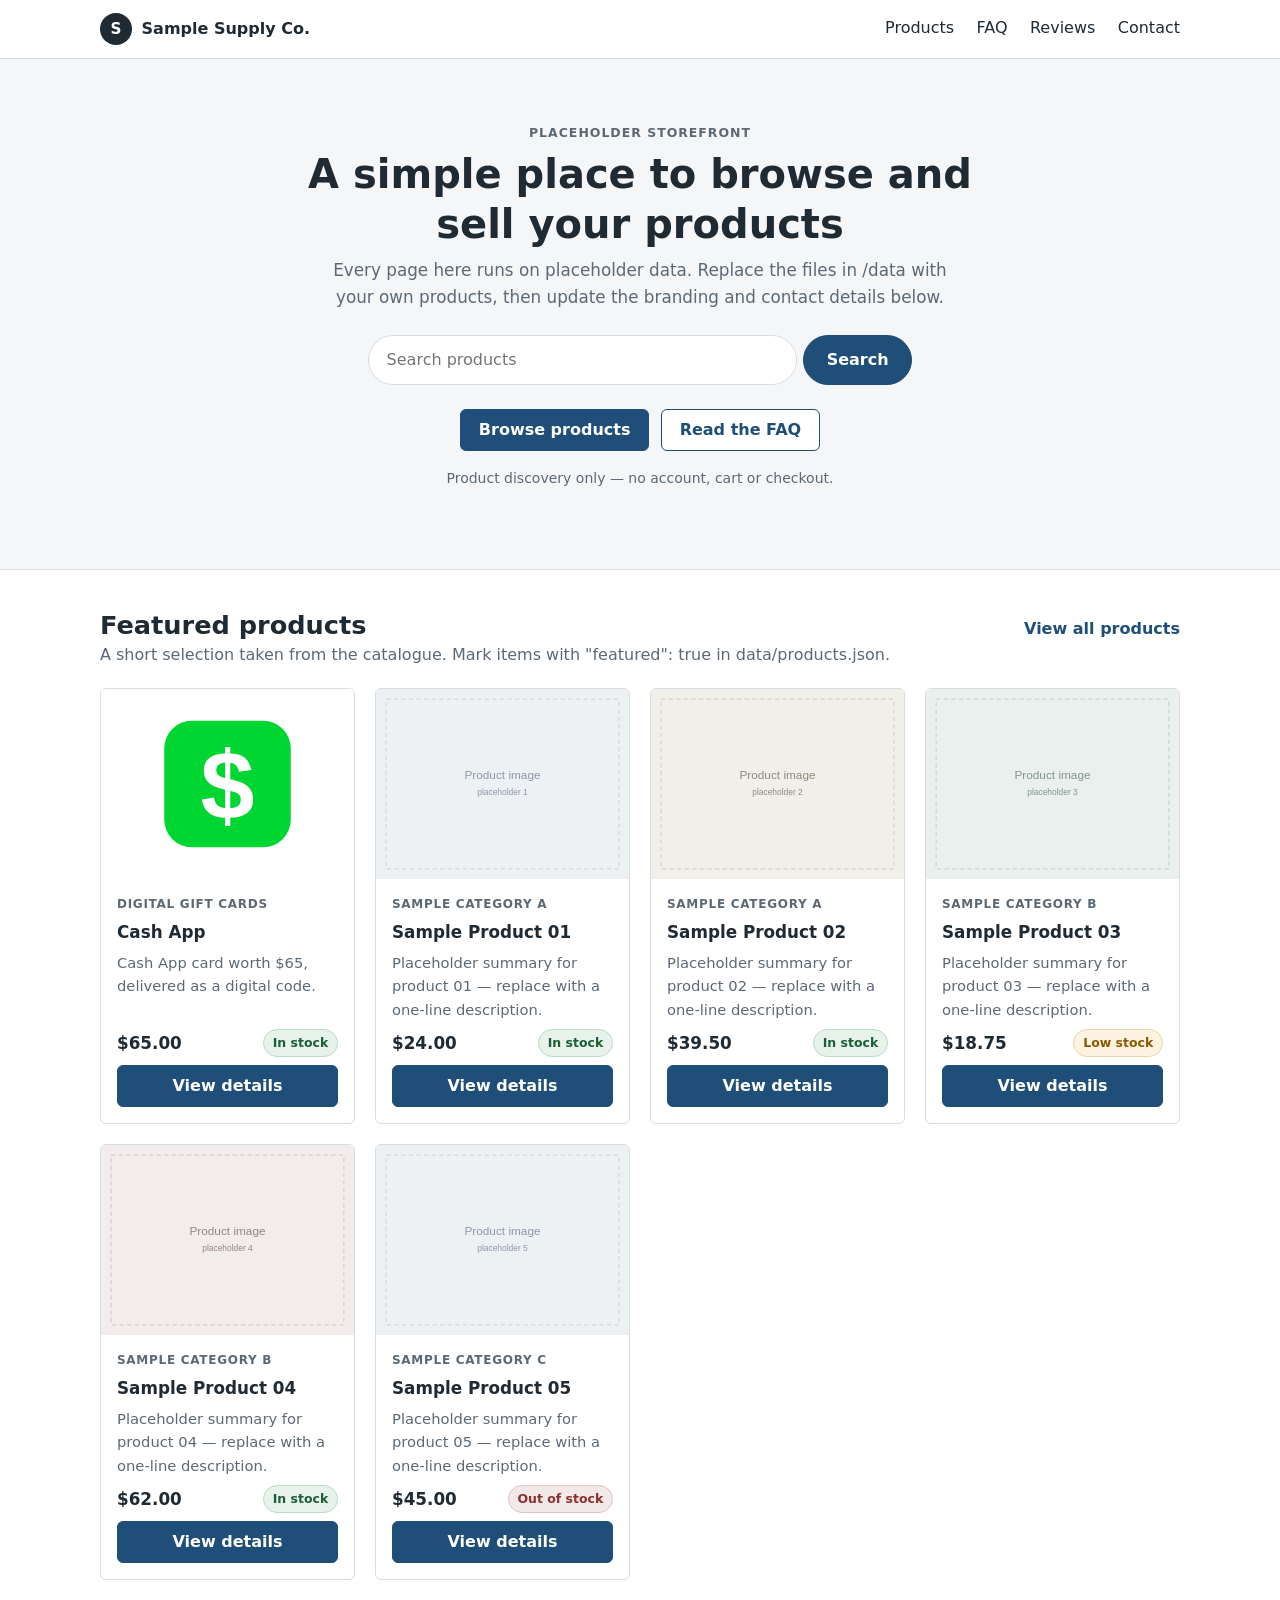
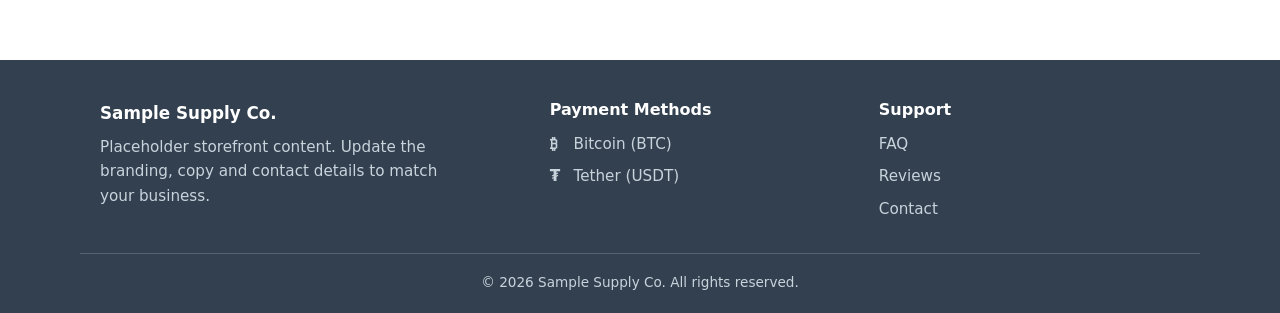
<file: index.html>
<!DOCTYPE html>
<html lang="en">
<head>
  <meta charset="utf-8">
  <meta name="viewport" content="width=device-width, initial-scale=1">
  <title>Home | Sample Supply Co.</title>
  <meta name="description" content="Placeholder storefront for browsing a JSON-driven product catalogue.">
  <link rel="icon" href="assets/img/favicon.svg" type="image/svg+xml">
  <link rel="stylesheet" href="assets/css/styles.css">
  <script type="module" src="assets/js/nav.js"></script>
  <script type="module" src="assets/js/home.js"></script>
  <script src="assets/js/serve-notice.js" defer></script>
</head>
<body data-page="home">
  <a class="skip-link" href="#main">Skip to main content</a>

  <header class="site-header">
    <div class="container header-inner">
      <a class="brand" href="index.html">
        <span class="brand-mark" aria-hidden="true">S</span>
        <span class="brand-name" data-site-name>Sample Supply Co.</span>
      </a>
      <button class="nav-toggle" type="button" data-nav-toggle aria-expanded="false" aria-controls="primary-nav">Menu</button>
      <div class="header-nav" id="primary-nav" data-primary-nav>
        <nav aria-label="Primary">
          <ul class="nav-list">
            <li class="nav-home"><a href="index.html" data-nav="home">Home</a></li>
            <li><a href="products.html" data-nav="products">Products</a></li>
            <li><a href="faq.html" data-nav="faq">FAQ</a></li>
            <li><a href="reviews.html" data-nav="reviews">Reviews</a></li>
            <li><a href="contact.html" data-nav="contact">Contact</a></li>
          </ul>
        </nav>
      </div>
    </div>
  </header>

  <main id="main">
    <section class="hero">
      <div class="container hero__inner">
        <p class="eyebrow" data-hero-eyebrow>Placeholder storefront</p>
        <h1 class="hero__title" data-hero-heading>A simple place to browse and sell your products</h1>
        <p class="hero__text" data-hero-text>Every page here runs on placeholder data. Replace the files in /data with your own products, then update the branding and contact details.</p>
        <form class="search-form search-form--hero" role="search" action="products.html" method="get">
          <label class="visually-hidden" for="site-search">Search products</label>
          <input class="search-form__input" id="site-search" type="search" name="q" placeholder="Search products" autocomplete="off" data-search-input>
          <button class="search-form__button" type="submit">Search</button>
        </form>
        <div class="hero__actions">
          <a class="button" href="products.html" data-hero-primary>Browse products</a>
          <a class="button button--secondary" href="faq.html" data-hero-secondary>Read the FAQ</a>
        </div>
        <p class="muted small" data-hero-note>Product discovery only — no account, cart or checkout.</p>
      </div>
    </section>

    <section class="section" aria-labelledby="featured-heading">
      <div class="container">
        <div class="section-head">
          <h2 id="featured-heading" data-featured-heading>Featured products</h2>
          <a class="text-link" href="products.html">View all products</a>
        </div>
        <p class="muted" data-featured-text>A short selection taken from the catalogue. Mark items with "featured": true in data/products.json.</p>
        <div class="product-grid" data-featured-products aria-live="polite">
          <p class="muted">Loading products…</p>
        </div>
      </div>
    </section>
  </main>

  <footer class="site-footer">
    <div class="container footer-grid">
      <div class="footer-block">
        <p class="footer-brand" data-site-name>Sample Supply Co.</p>
        <p class="footer-text" data-site-blurb>Placeholder storefront content. Update the branding, copy and contact details to match your business.</p>
      </div>
      <nav class="footer-block" aria-labelledby="footer-payments-heading">
        <h2 class="footer-heading" id="footer-payments-heading">Payment Methods</h2>
        <ul class="footer-links">
          <li><span class="footer-currency" aria-hidden="true">₿</span>Bitcoin (BTC)</li>
          <li><span class="footer-currency" aria-hidden="true">₮</span>Tether (USDT)</li>
        </ul>
      </nav>
      <nav class="footer-block" aria-labelledby="footer-support-heading">
        <h2 class="footer-heading" id="footer-support-heading">Support</h2>
        <ul class="footer-links">
          <li><a href="faq.html">FAQ</a></li>
          <li><a href="reviews.html">Reviews</a></li>
          <li><a href="contact.html">Contact</a></li>
        </ul>
      </nav>
    </div>
    <div class="container footer-bottom">
      <p>© <span data-current-year>2026</span> <span data-site-name>Sample Supply Co.</span> <span data-site-legal>All rights reserved.</span></p>
    </div>
  </footer>
</body>
</html>
</file>
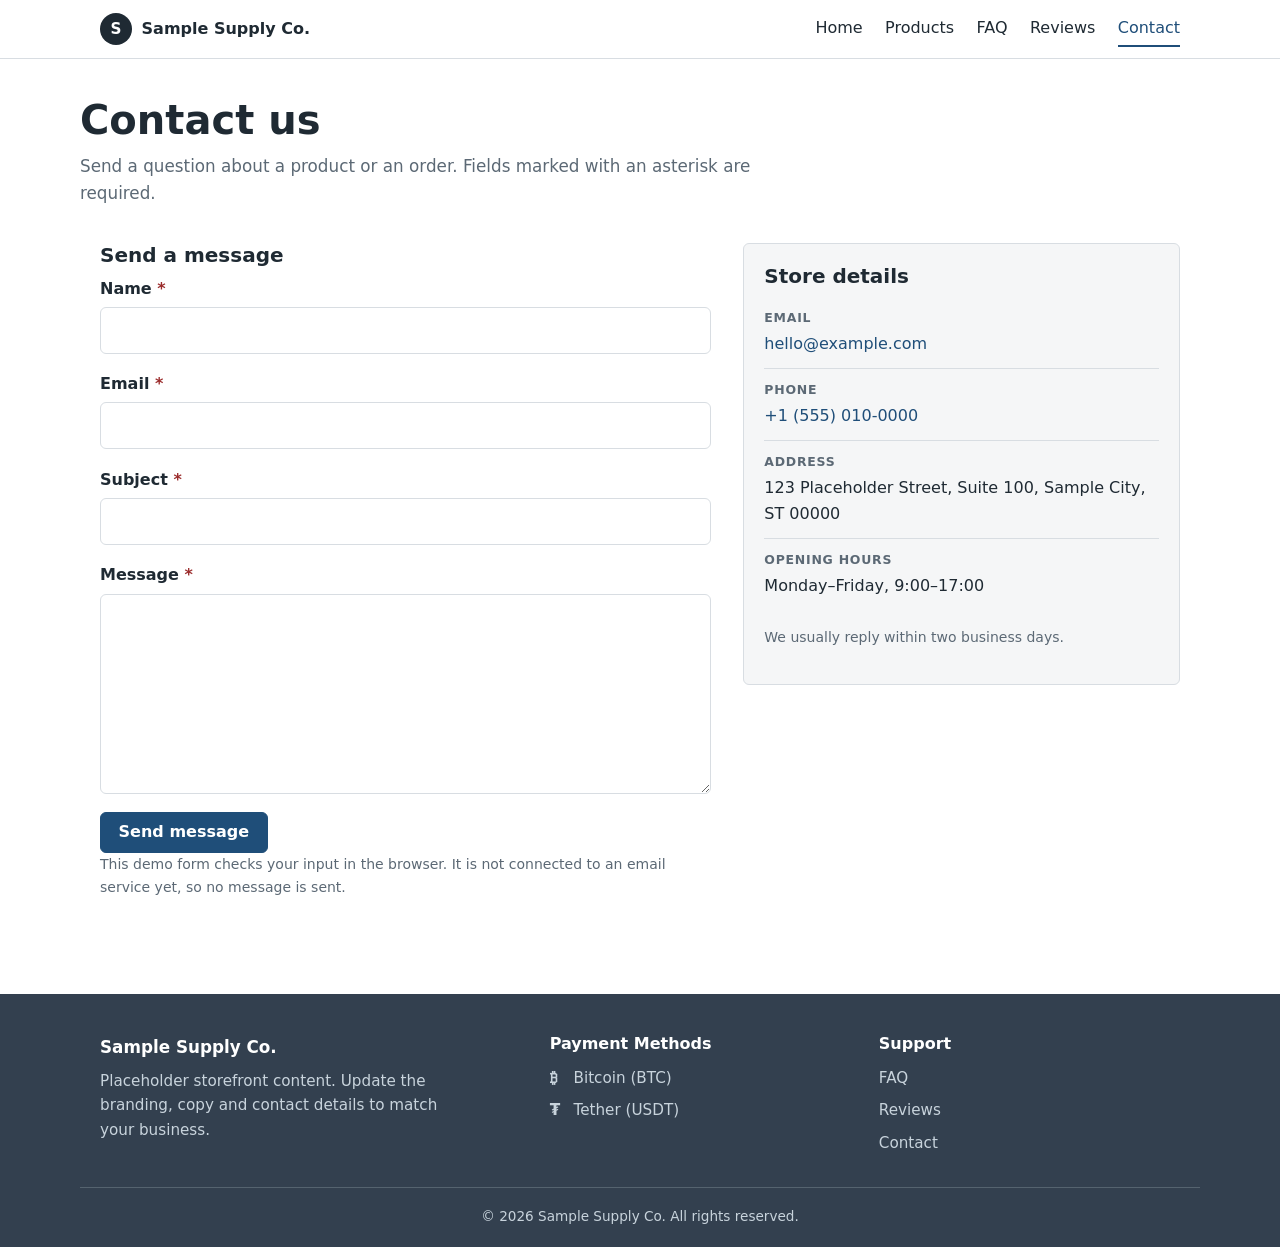
<file: contact.html>
<!DOCTYPE html>
<html lang="en">
<head>
  <meta charset="utf-8">
  <meta name="viewport" content="width=device-width, initial-scale=1">
  <title>Contact | Sample Supply Co.</title>
  <meta name="description" content="Contact the store with a question about products or an order.">
  <link rel="icon" href="assets/img/favicon.svg" type="image/svg+xml">
  <link rel="stylesheet" href="assets/css/styles.css">
  <script type="module" src="assets/js/nav.js"></script>
  <script type="module" src="assets/js/contact.js"></script>
  <script src="assets/js/serve-notice.js" defer></script>
</head>
<body data-page="contact">
  <a class="skip-link" href="#main">Skip to main content</a>

  <header class="site-header">
    <div class="container header-inner">
      <a class="brand" href="index.html">
        <span class="brand-mark" aria-hidden="true">S</span>
        <span class="brand-name" data-site-name>Sample Supply Co.</span>
      </a>
      <button class="nav-toggle" type="button" data-nav-toggle aria-expanded="false" aria-controls="primary-nav">Menu</button>
      <div class="header-nav" id="primary-nav" data-primary-nav>
        <nav aria-label="Primary">
          <ul class="nav-list">
            <li class="nav-home"><a href="index.html" data-nav="home">Home</a></li>
            <li><a href="products.html" data-nav="products">Products</a></li>
            <li><a href="faq.html" data-nav="faq">FAQ</a></li>
            <li><a href="reviews.html" data-nav="reviews">Reviews</a></li>
            <li><a href="contact.html" data-nav="contact">Contact</a></li>
          </ul>
        </nav>
      </div>
    </div>
  </header>

  <main id="main">
    <div class="container page-head">
      <h1>Contact us</h1>
      <p class="lede">Send a question about a product or an order. Fields marked with an asterisk are required.</p>
    </div>

    <div class="container contact-layout">
      <section class="contact-form-wrap" aria-labelledby="contact-form-heading">
        <h2 id="contact-form-heading">Send a message</h2>

        <div class="feedback-slot" data-contact-feedback tabindex="-1" hidden></div>

        <form class="contact-form" data-contact-form novalidate>
          <div class="field">
            <label class="field__label" for="contact-name">Name <span class="required-mark" aria-hidden="true">*</span></label>
            <input class="field__input" id="contact-name" name="name" type="text" autocomplete="name" required aria-describedby="contact-name-error">
            <p class="field__error" id="contact-name-error" data-error-for="name" hidden></p>
          </div>

          <div class="field">
            <label class="field__label" for="contact-email">Email <span class="required-mark" aria-hidden="true">*</span></label>
            <input class="field__input" id="contact-email" name="email" type="email" autocomplete="email" required aria-describedby="contact-email-error">
            <p class="field__error" id="contact-email-error" data-error-for="email" hidden></p>
          </div>

          <div class="field">
            <label class="field__label" for="contact-subject">Subject <span class="required-mark" aria-hidden="true">*</span></label>
            <input class="field__input" id="contact-subject" name="subject" type="text" required aria-describedby="contact-subject-error">
            <p class="field__error" id="contact-subject-error" data-error-for="subject" hidden></p>
          </div>

          <div class="field">
            <label class="field__label" for="contact-message">Message <span class="required-mark" aria-hidden="true">*</span></label>
            <textarea class="field__input field__input--textarea" id="contact-message" name="message" rows="7" required aria-describedby="contact-message-error"></textarea>
            <p class="field__error" id="contact-message-error" data-error-for="message" hidden></p>
          </div>

          <button class="button" type="submit">Send message</button>
          <p class="muted small">This demo form checks your input in the browser. It is not connected to an email service yet, so no message is sent.</p>
        </form>
      </section>

      <aside class="contact-details" aria-labelledby="contact-details-heading">
        <h2 id="contact-details-heading">Store details</h2>
        <dl class="contact-list">
          <div class="contact-list__row">
            <dt>Email</dt>
            <dd><a href="mailto:hello@example.com" data-contact="email">hello@example.com</a></dd>
          </div>
          <div class="contact-list__row">
            <dt>Phone</dt>
            <dd><a href="tel:+15550100000" data-contact="phone">+1 (555) 010-0000</a></dd>
          </div>
          <div class="contact-list__row">
            <dt>Address</dt>
            <dd data-contact="address">123 Placeholder Street, Suite 100, Sample City, ST 00000</dd>
          </div>
          <div class="contact-list__row">
            <dt>Opening hours</dt>
            <dd data-contact="hours">Monday–Friday, 9:00–17:00</dd>
          </div>
        </dl>
        <p class="muted small" data-contact="responseTime">We usually reply within two business days.</p>
      </aside>
    </div>
  </main>

  <footer class="site-footer">
    <div class="container footer-grid">
      <div class="footer-block">
        <p class="footer-brand" data-site-name>Sample Supply Co.</p>
        <p class="footer-text" data-site-blurb>Placeholder storefront content. Update the branding, copy and contact details to match your business.</p>
      </div>
      <nav class="footer-block" aria-labelledby="footer-payments-heading">
        <h2 class="footer-heading" id="footer-payments-heading">Payment Methods</h2>
        <ul class="footer-links">
          <li><span class="footer-currency" aria-hidden="true">₿</span>Bitcoin (BTC)</li>
          <li><span class="footer-currency" aria-hidden="true">₮</span>Tether (USDT)</li>
        </ul>
      </nav>
      <nav class="footer-block" aria-labelledby="footer-support-heading">
        <h2 class="footer-heading" id="footer-support-heading">Support</h2>
        <ul class="footer-links">
          <li><a href="faq.html">FAQ</a></li>
          <li><a href="reviews.html">Reviews</a></li>
          <li><a href="contact.html">Contact</a></li>
        </ul>
      </nav>
    </div>
    <div class="container footer-bottom">
      <p>© <span data-current-year>2026</span> <span data-site-name>Sample Supply Co.</span> <span data-site-legal>All rights reserved.</span></p>
    </div>
  </footer>
</body>
</html>
</file>
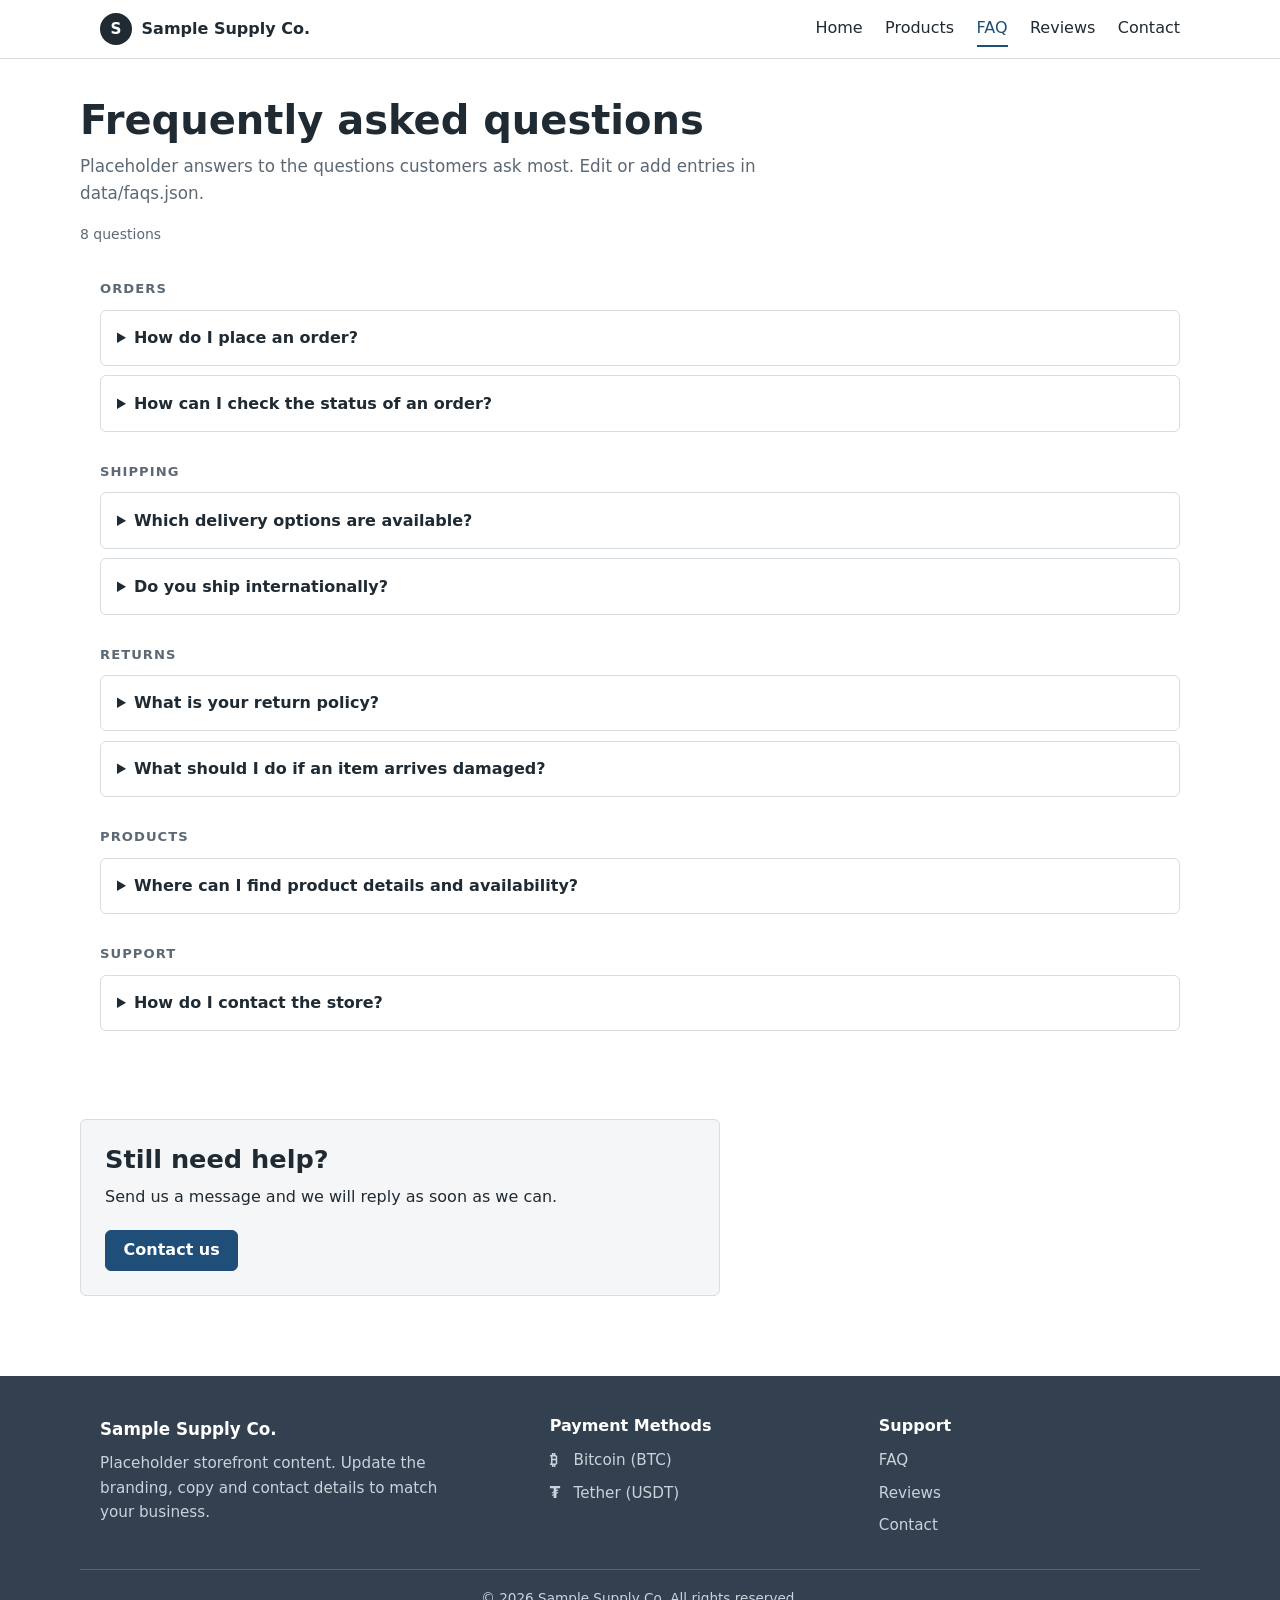
<file: faq.html>
<!DOCTYPE html>
<html lang="en">
<head>
  <meta charset="utf-8">
  <meta name="viewport" content="width=device-width, initial-scale=1">
  <title>FAQ | Sample Supply Co.</title>
  <meta name="description" content="Frequently asked questions about orders, shipping, returns and support.">
  <link rel="icon" href="assets/img/favicon.svg" type="image/svg+xml">
  <link rel="stylesheet" href="assets/css/styles.css">
  <script type="module" src="assets/js/nav.js"></script>
  <script type="module" src="assets/js/faq.js"></script>
  <script src="assets/js/serve-notice.js" defer></script>
</head>
<body data-page="faq">
  <a class="skip-link" href="#main">Skip to main content</a>

  <header class="site-header">
    <div class="container header-inner">
      <a class="brand" href="index.html">
        <span class="brand-mark" aria-hidden="true">S</span>
        <span class="brand-name" data-site-name>Sample Supply Co.</span>
      </a>
      <button class="nav-toggle" type="button" data-nav-toggle aria-expanded="false" aria-controls="primary-nav">Menu</button>
      <div class="header-nav" id="primary-nav" data-primary-nav>
        <nav aria-label="Primary">
          <ul class="nav-list">
            <li class="nav-home"><a href="index.html" data-nav="home">Home</a></li>
            <li><a href="products.html" data-nav="products">Products</a></li>
            <li><a href="faq.html" data-nav="faq">FAQ</a></li>
            <li><a href="reviews.html" data-nav="reviews">Reviews</a></li>
            <li><a href="contact.html" data-nav="contact">Contact</a></li>
          </ul>
        </nav>
      </div>
    </div>
  </header>

  <main id="main">
    <div class="container page-head">
      <h1>Frequently asked questions</h1>
      <p class="lede">Placeholder answers to the questions customers ask most. Edit or add entries in data/faqs.json.</p>
      <p class="muted small" data-faq-count></p>
    </div>

    <div class="container faq" data-faq-list>
      <p class="muted">Loading questions…</p>
    </div>

    <div class="container section">
      <div class="callout">
        <h2>Still need help?</h2>
        <p>Send us a message and we will reply as soon as we can.</p>
        <a class="button" href="contact.html">Contact us</a>
      </div>
    </div>
  </main>

  <footer class="site-footer">
    <div class="container footer-grid">
      <div class="footer-block">
        <p class="footer-brand" data-site-name>Sample Supply Co.</p>
        <p class="footer-text" data-site-blurb>Placeholder storefront content. Update the branding, copy and contact details to match your business.</p>
      </div>
      <nav class="footer-block" aria-labelledby="footer-payments-heading">
        <h2 class="footer-heading" id="footer-payments-heading">Payment Methods</h2>
        <ul class="footer-links">
          <li><span class="footer-currency" aria-hidden="true">₿</span>Bitcoin (BTC)</li>
          <li><span class="footer-currency" aria-hidden="true">₮</span>Tether (USDT)</li>
        </ul>
      </nav>
      <nav class="footer-block" aria-labelledby="footer-support-heading">
        <h2 class="footer-heading" id="footer-support-heading">Support</h2>
        <ul class="footer-links">
          <li><a href="faq.html">FAQ</a></li>
          <li><a href="reviews.html">Reviews</a></li>
          <li><a href="contact.html">Contact</a></li>
        </ul>
      </nav>
    </div>
    <div class="container footer-bottom">
      <p>© <span data-current-year>2026</span> <span data-site-name>Sample Supply Co.</span> <span data-site-legal>All rights reserved.</span></p>
    </div>
  </footer>
</body>
</html>
</file>
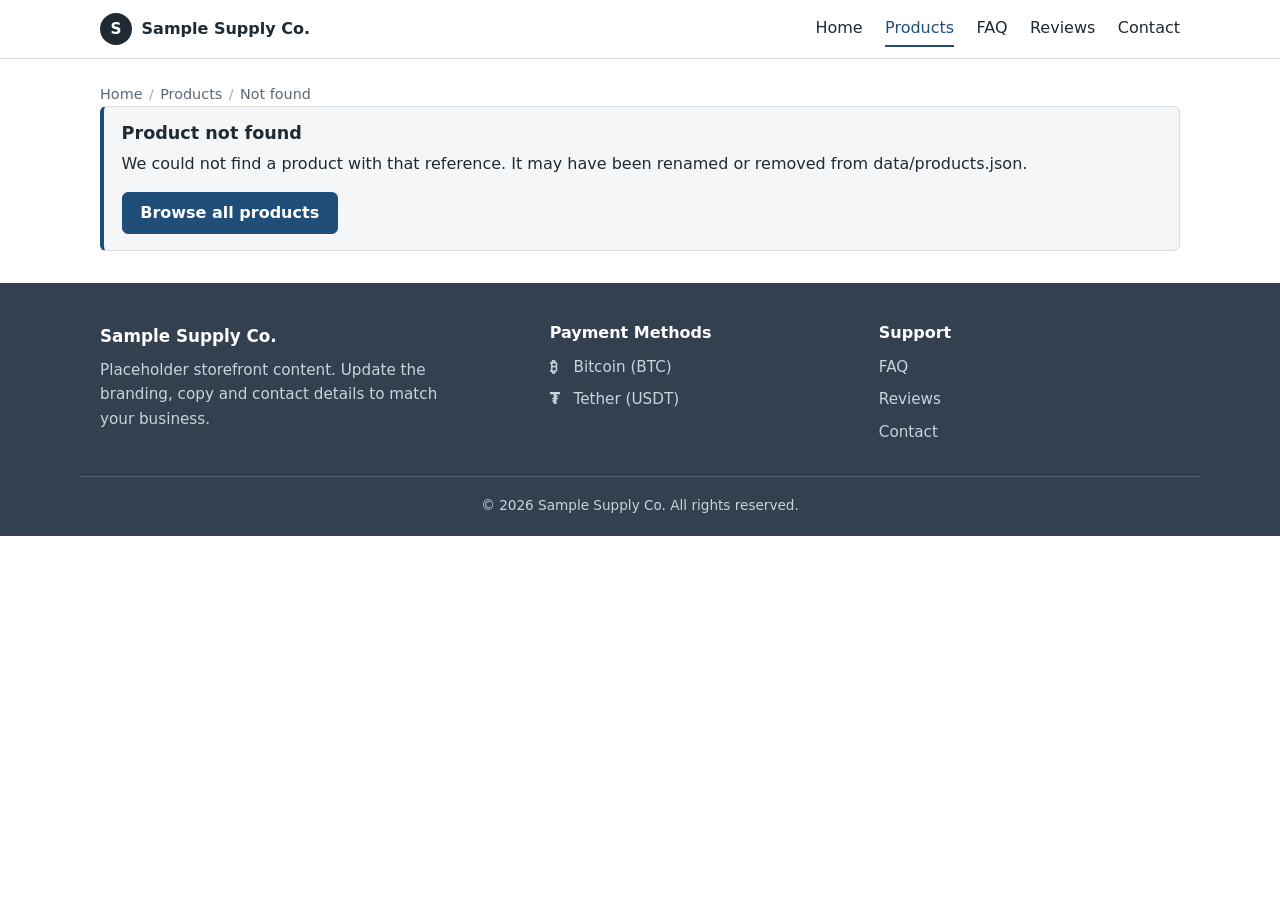
<file: product.html>
<!DOCTYPE html>
<html lang="en">
<head>
  <meta charset="utf-8">
  <meta name="viewport" content="width=device-width, initial-scale=1">
  <title>Product details | Sample Supply Co.</title>
  <meta name="description" content="Product details, price and availability.">
  <link rel="icon" href="assets/img/favicon.svg" type="image/svg+xml">
  <link rel="stylesheet" href="assets/css/styles.css">
  <script type="module" src="assets/js/nav.js"></script>
  <script type="module" src="assets/js/product.js"></script>
  <script src="assets/js/serve-notice.js" defer></script>
</head>
<body data-page="products">
  <a class="skip-link" href="#main">Skip to main content</a>

  <header class="site-header">
    <div class="container header-inner">
      <a class="brand" href="index.html">
        <span class="brand-mark" aria-hidden="true">S</span>
        <span class="brand-name" data-site-name>Sample Supply Co.</span>
      </a>
      <button class="nav-toggle" type="button" data-nav-toggle aria-expanded="false" aria-controls="primary-nav">Menu</button>
      <div class="header-nav" id="primary-nav" data-primary-nav>
        <nav aria-label="Primary">
          <ul class="nav-list">
            <li class="nav-home"><a href="index.html" data-nav="home">Home</a></li>
            <li><a href="products.html" data-nav="products">Products</a></li>
            <li><a href="faq.html" data-nav="faq">FAQ</a></li>
            <li><a href="reviews.html" data-nav="reviews">Reviews</a></li>
            <li><a href="contact.html" data-nav="contact">Contact</a></li>
          </ul>
        </nav>
      </div>
    </div>
  </header>

  <main id="main">
    <div class="container breadcrumb-wrap">
      <nav class="breadcrumb" aria-label="Breadcrumb">
        <ol>
          <li><a href="index.html">Home</a></li>
          <li><a href="products.html">Products</a></li>
          <li aria-current="page" data-breadcrumb-current>Product details</li>
        </ol>
      </nav>
    </div>

    <div class="container" data-product-detail>
      <p class="muted">Loading product…</p>
    </div>
  </main>

  <footer class="site-footer">
    <div class="container footer-grid">
      <div class="footer-block">
        <p class="footer-brand" data-site-name>Sample Supply Co.</p>
        <p class="footer-text" data-site-blurb>Placeholder storefront content. Update the branding, copy and contact details to match your business.</p>
      </div>
      <nav class="footer-block" aria-labelledby="footer-payments-heading">
        <h2 class="footer-heading" id="footer-payments-heading">Payment Methods</h2>
        <ul class="footer-links">
          <li><span class="footer-currency" aria-hidden="true">₿</span>Bitcoin (BTC)</li>
          <li><span class="footer-currency" aria-hidden="true">₮</span>Tether (USDT)</li>
        </ul>
      </nav>
      <nav class="footer-block" aria-labelledby="footer-support-heading">
        <h2 class="footer-heading" id="footer-support-heading">Support</h2>
        <ul class="footer-links">
          <li><a href="faq.html">FAQ</a></li>
          <li><a href="reviews.html">Reviews</a></li>
          <li><a href="contact.html">Contact</a></li>
        </ul>
      </nav>
    </div>
    <div class="container footer-bottom">
      <p>© <span data-current-year>2026</span> <span data-site-name>Sample Supply Co.</span> <span data-site-legal>All rights reserved.</span></p>
    </div>
  </footer>
</body>
</html>
</file>
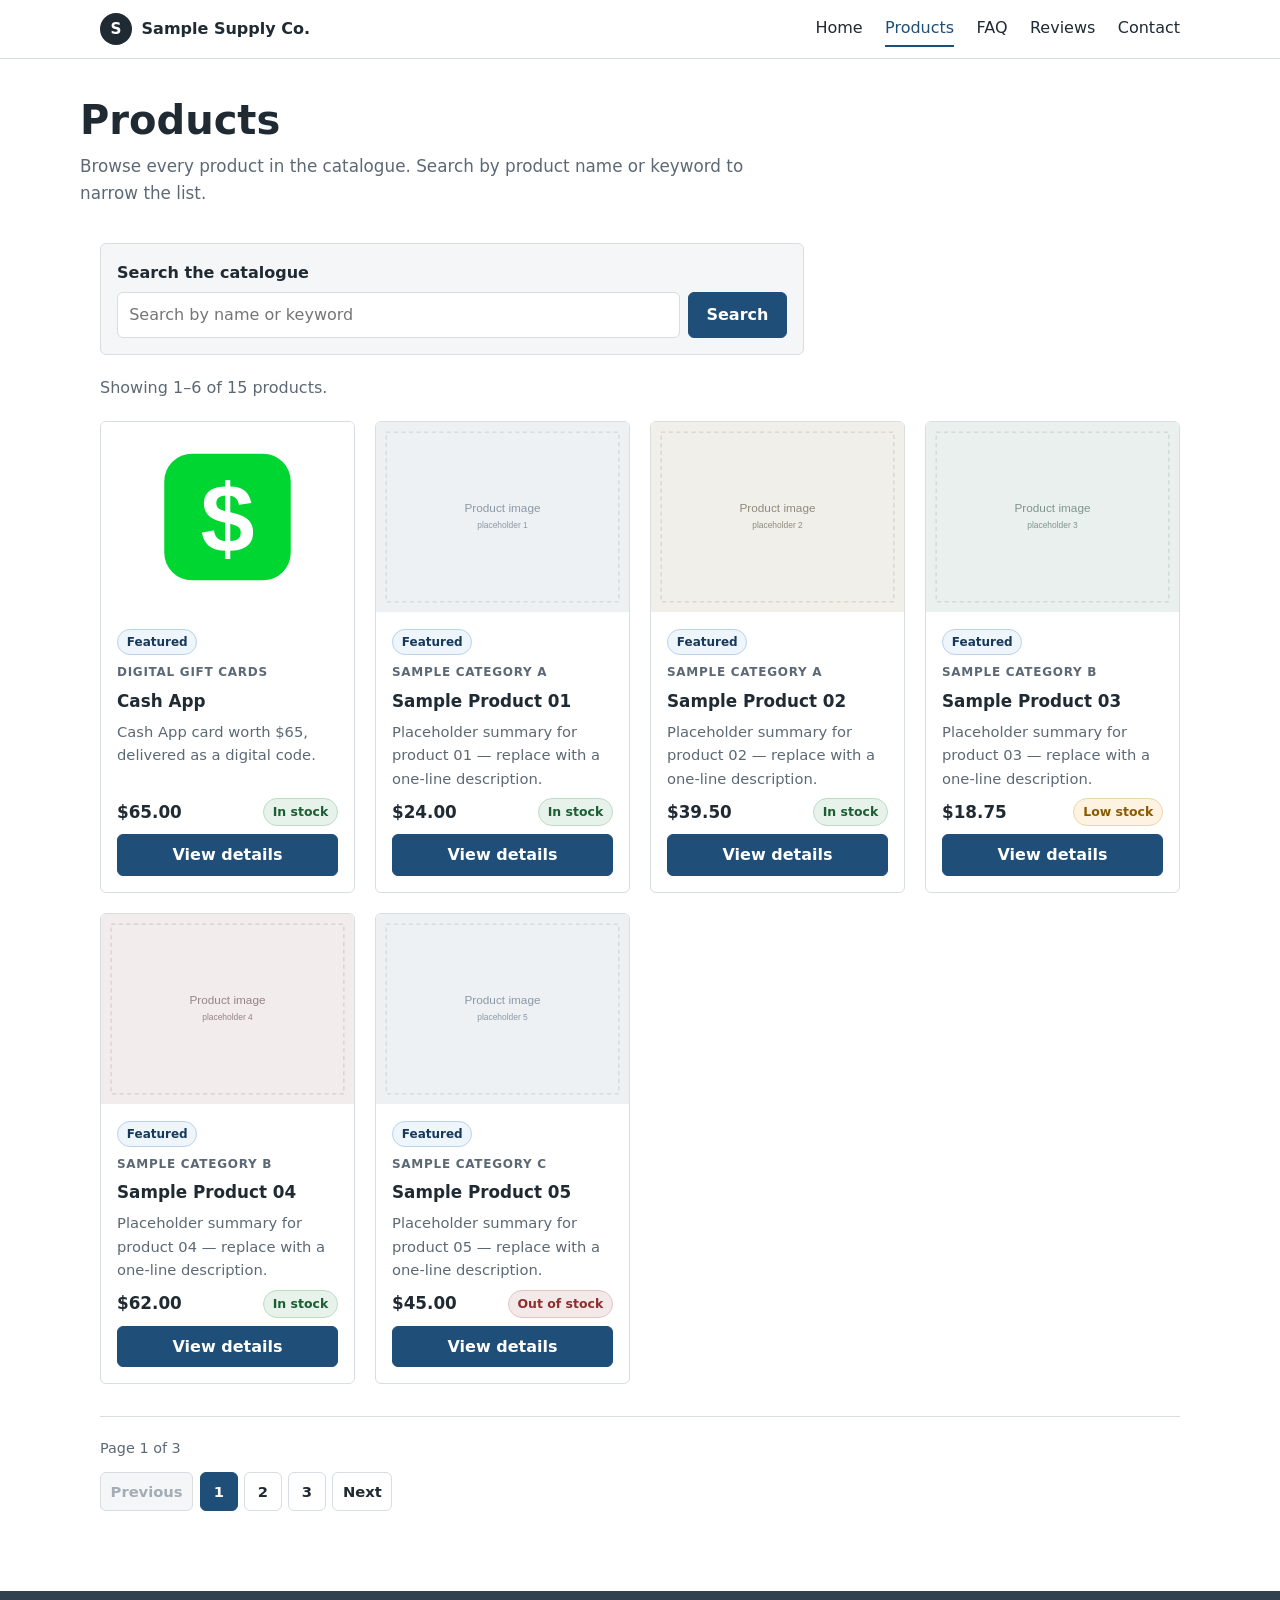
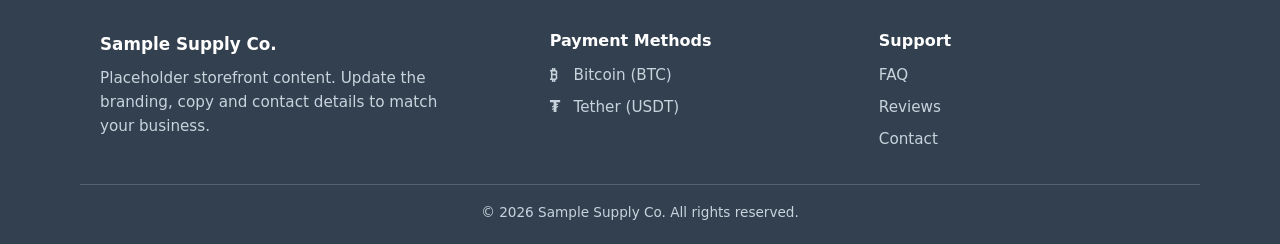
<file: products.html>
<!DOCTYPE html>
<html lang="en">
<head>
  <meta charset="utf-8">
  <meta name="viewport" content="width=device-width, initial-scale=1">
  <title>Products | Sample Supply Co.</title>
  <meta name="description" content="Browse the full placeholder product catalogue with search and pagination.">
  <link rel="icon" href="assets/img/favicon.svg" type="image/svg+xml">
  <link rel="stylesheet" href="assets/css/styles.css">
  <script type="module" src="assets/js/nav.js"></script>
  <script type="module" src="assets/js/products.js"></script>
  <script src="assets/js/serve-notice.js" defer></script>
</head>
<body data-page="products">
  <a class="skip-link" href="#main">Skip to main content</a>

  <header class="site-header">
    <div class="container header-inner">
      <a class="brand" href="index.html">
        <span class="brand-mark" aria-hidden="true">S</span>
        <span class="brand-name" data-site-name>Sample Supply Co.</span>
      </a>
      <button class="nav-toggle" type="button" data-nav-toggle aria-expanded="false" aria-controls="primary-nav">Menu</button>
      <div class="header-nav" id="primary-nav" data-primary-nav>
        <nav aria-label="Primary">
          <ul class="nav-list">
            <li class="nav-home"><a href="index.html" data-nav="home">Home</a></li>
            <li><a href="products.html" data-nav="products">Products</a></li>
            <li><a href="faq.html" data-nav="faq">FAQ</a></li>
            <li><a href="reviews.html" data-nav="reviews">Reviews</a></li>
            <li><a href="contact.html" data-nav="contact">Contact</a></li>
          </ul>
        </nav>
      </div>
    </div>
  </header>

  <main id="main">
    <div class="container page-head">
      <h1>Products</h1>
      <p class="lede">Browse every product in the catalogue. Search by product name or keyword to narrow the list.</p>
    </div>

    <div class="container catalogue">
      <form class="catalogue-search" role="search" action="products.html" method="get" data-catalogue-search>
        <label class="field-label" for="catalogue-search">Search the catalogue</label>
        <div class="catalogue-search__row">
          <input class="catalogue-search__input" id="catalogue-search" type="search" name="q" placeholder="Search by name or keyword" autocomplete="off" data-search-input>
          <button class="button" type="submit">Search</button>
          <a class="button button--secondary" href="products.html" data-clear-search hidden>Clear search</a>
        </div>
      </form>

      <p class="results-summary" data-results-summary role="status">Loading products…</p>

      <div class="product-grid" data-product-grid aria-live="polite"></div>

      <nav class="pagination" aria-label="Product pagination" data-pagination hidden></nav>
    </div>
  </main>

  <footer class="site-footer">
    <div class="container footer-grid">
      <div class="footer-block">
        <p class="footer-brand" data-site-name>Sample Supply Co.</p>
        <p class="footer-text" data-site-blurb>Placeholder storefront content. Update the branding, copy and contact details to match your business.</p>
      </div>
      <nav class="footer-block" aria-labelledby="footer-payments-heading">
        <h2 class="footer-heading" id="footer-payments-heading">Payment Methods</h2>
        <ul class="footer-links">
          <li><span class="footer-currency" aria-hidden="true">₿</span>Bitcoin (BTC)</li>
          <li><span class="footer-currency" aria-hidden="true">₮</span>Tether (USDT)</li>
        </ul>
      </nav>
      <nav class="footer-block" aria-labelledby="footer-support-heading">
        <h2 class="footer-heading" id="footer-support-heading">Support</h2>
        <ul class="footer-links">
          <li><a href="faq.html">FAQ</a></li>
          <li><a href="reviews.html">Reviews</a></li>
          <li><a href="contact.html">Contact</a></li>
        </ul>
      </nav>
    </div>
    <div class="container footer-bottom">
      <p>© <span data-current-year>2026</span> <span data-site-name>Sample Supply Co.</span> <span data-site-legal>All rights reserved.</span></p>
    </div>
  </footer>
</body>
</html>
</file>
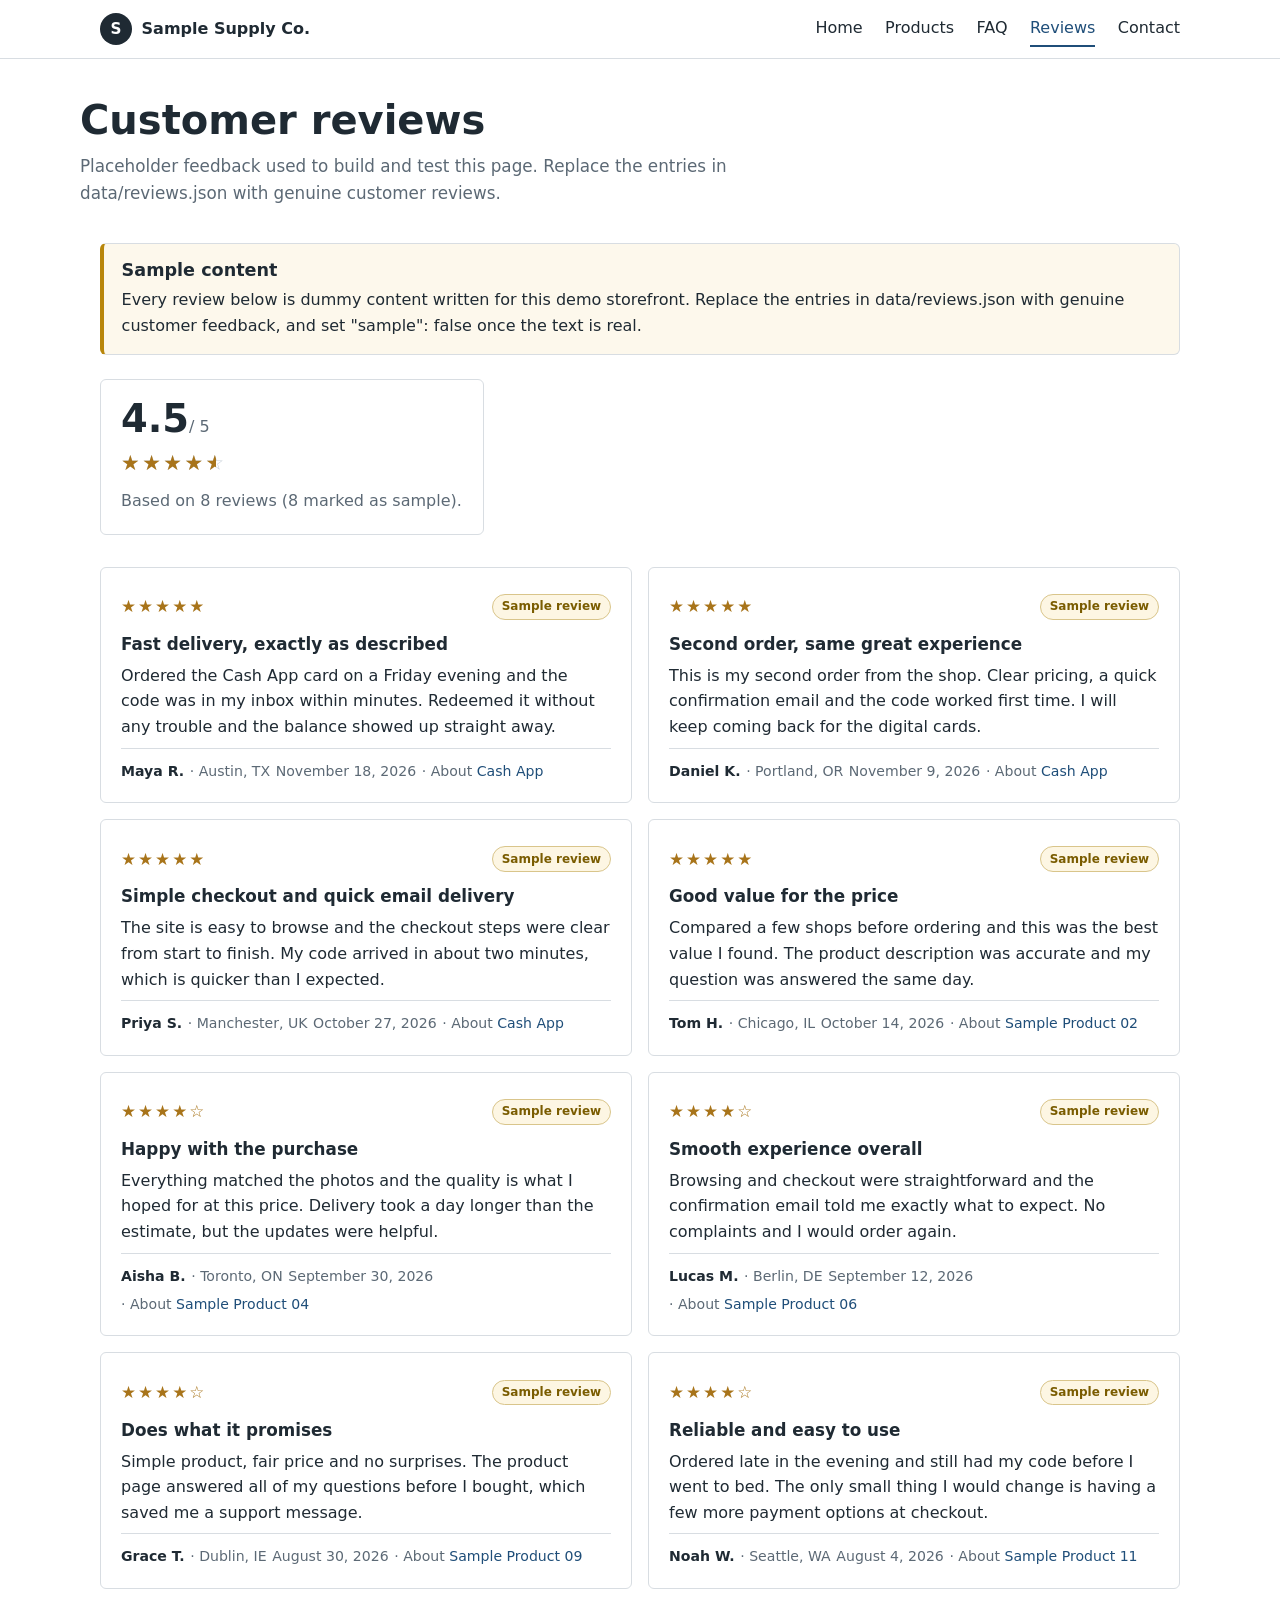
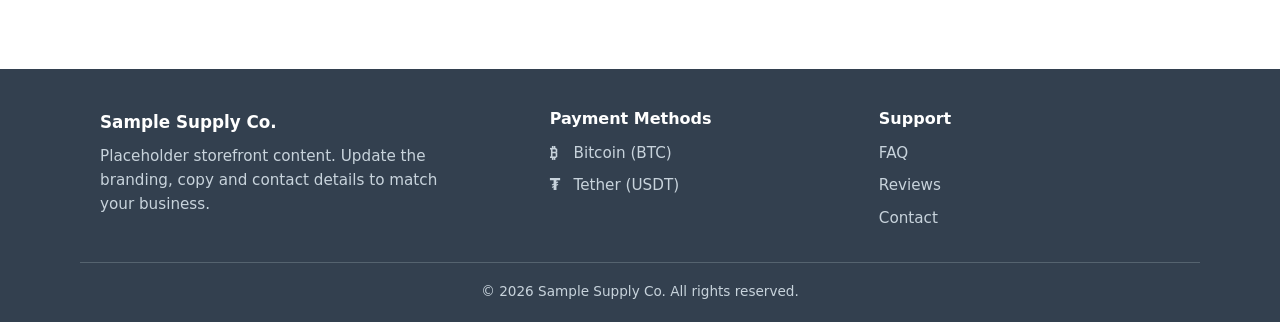
<file: reviews.html>
<!DOCTYPE html>
<html lang="en">
<head>
  <meta charset="utf-8">
  <meta name="viewport" content="width=device-width, initial-scale=1">
  <title>Reviews | Sample Supply Co.</title>
  <meta name="description" content="Sample customer reviews and ratings, ready to replace with genuine feedback.">
  <link rel="icon" href="assets/img/favicon.svg" type="image/svg+xml">
  <link rel="stylesheet" href="assets/css/styles.css">
  <script type="module" src="assets/js/nav.js"></script>
  <script type="module" src="assets/js/reviews.js"></script>
  <script src="assets/js/serve-notice.js" defer></script>
</head>
<body data-page="reviews">
  <a class="skip-link" href="#main">Skip to main content</a>

  <header class="site-header">
    <div class="container header-inner">
      <a class="brand" href="index.html">
        <span class="brand-mark" aria-hidden="true">S</span>
        <span class="brand-name" data-site-name>Sample Supply Co.</span>
      </a>
      <button class="nav-toggle" type="button" data-nav-toggle aria-expanded="false" aria-controls="primary-nav">Menu</button>
      <div class="header-nav" id="primary-nav" data-primary-nav>
        <nav aria-label="Primary">
          <ul class="nav-list">
            <li class="nav-home"><a href="index.html" data-nav="home">Home</a></li>
            <li><a href="products.html" data-nav="products">Products</a></li>
            <li><a href="faq.html" data-nav="faq">FAQ</a></li>
            <li><a href="reviews.html" data-nav="reviews">Reviews</a></li>
            <li><a href="contact.html" data-nav="contact">Contact</a></li>
          </ul>
        </nav>
      </div>
    </div>
  </header>

  <main id="main">
    <div class="container page-head">
      <h1>Customer reviews</h1>
      <p class="lede">Placeholder feedback used to build and test this page. Replace the entries in data/reviews.json with genuine customer reviews.</p>
    </div>

    <div class="container reviews">
      <div data-review-notice></div>
      <div class="review-summary" data-review-summary>
        <p class="muted">Loading reviews…</p>
      </div>
      <div class="review-list" data-review-list>
        <p class="muted">Loading reviews…</p>
      </div>
    </div>
  </main>

  <footer class="site-footer">
    <div class="container footer-grid">
      <div class="footer-block">
        <p class="footer-brand" data-site-name>Sample Supply Co.</p>
        <p class="footer-text" data-site-blurb>Placeholder storefront content. Update the branding, copy and contact details to match your business.</p>
      </div>
      <nav class="footer-block" aria-labelledby="footer-payments-heading">
        <h2 class="footer-heading" id="footer-payments-heading">Payment Methods</h2>
        <ul class="footer-links">
          <li><span class="footer-currency" aria-hidden="true">₿</span>Bitcoin (BTC)</li>
          <li><span class="footer-currency" aria-hidden="true">₮</span>Tether (USDT)</li>
        </ul>
      </nav>
      <nav class="footer-block" aria-labelledby="footer-support-heading">
        <h2 class="footer-heading" id="footer-support-heading">Support</h2>
        <ul class="footer-links">
          <li><a href="faq.html">FAQ</a></li>
          <li><a href="reviews.html">Reviews</a></li>
          <li><a href="contact.html">Contact</a></li>
        </ul>
      </nav>
    </div>
    <div class="container footer-bottom">
      <p>© <span data-current-year>2026</span> <span data-site-name>Sample Supply Co.</span> <span data-site-legal>All rights reserved.</span></p>
    </div>
  </footer>
</body>
</html>
</file>
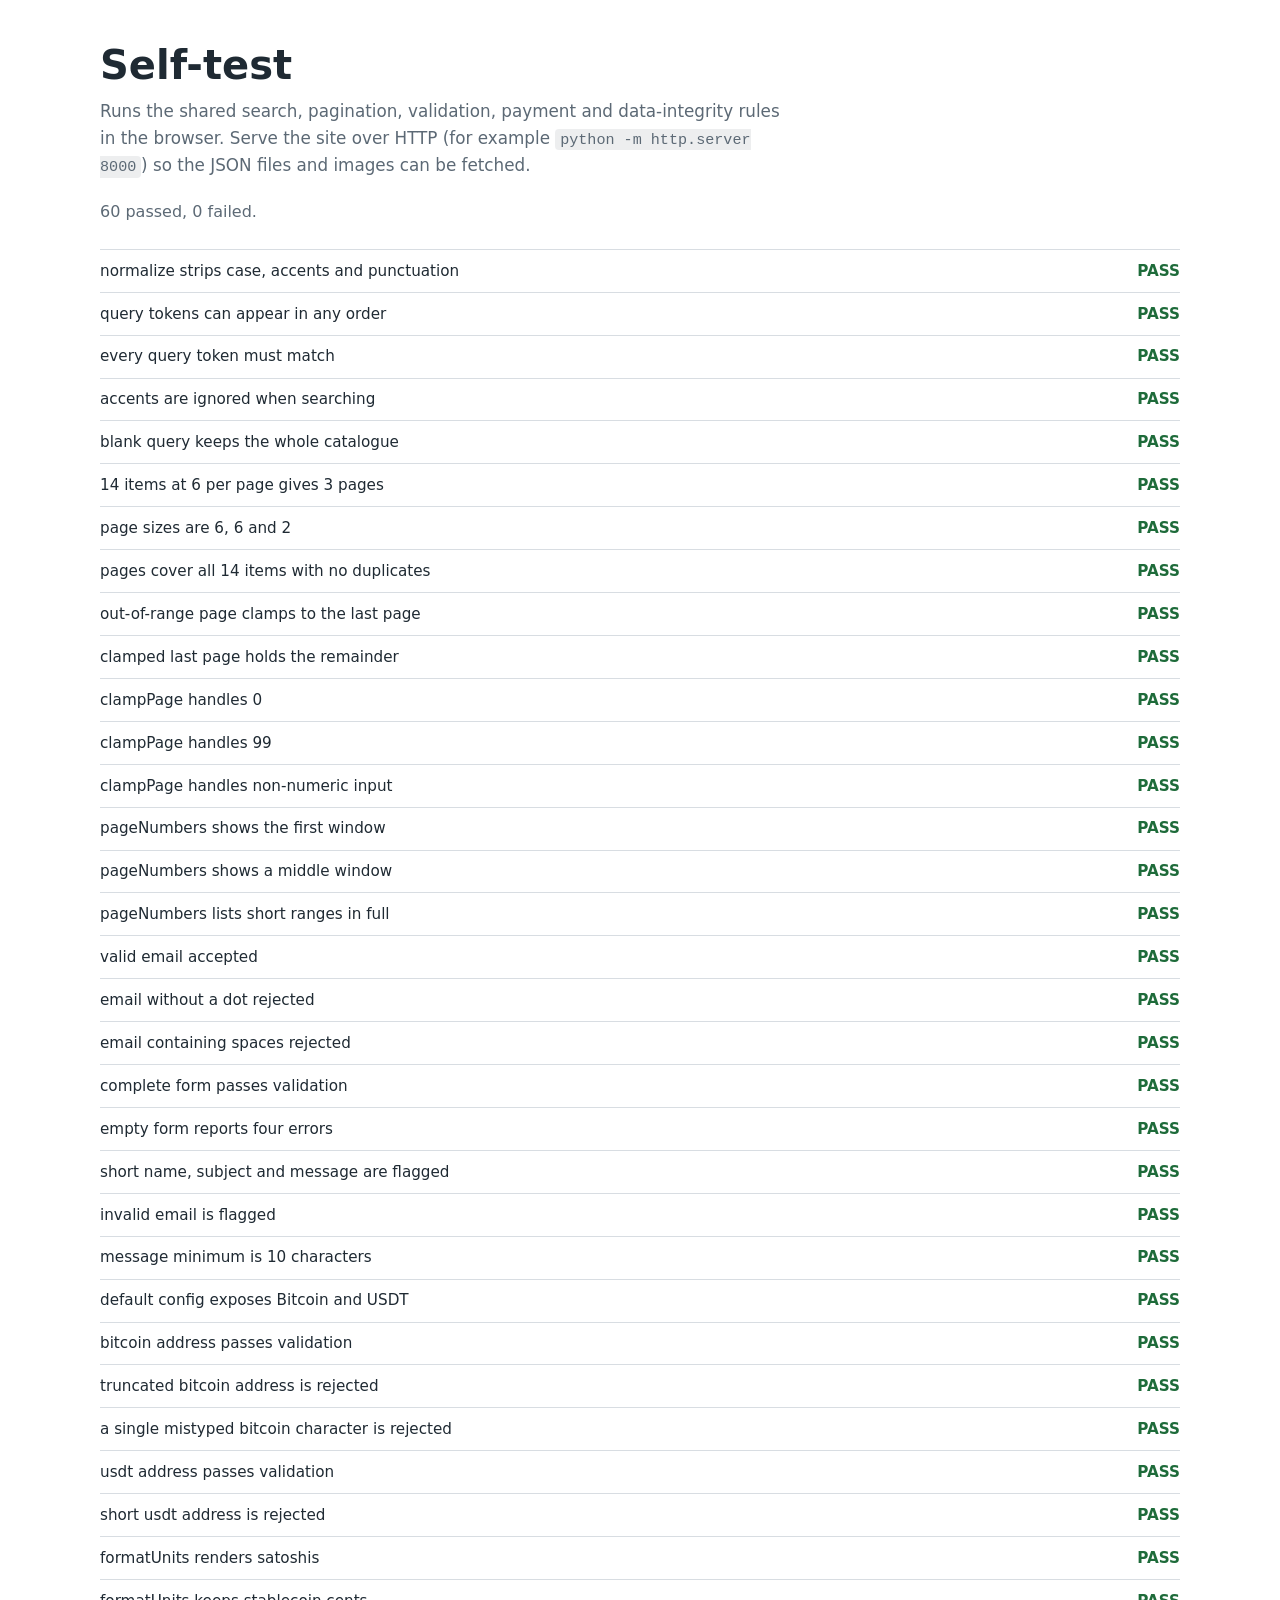
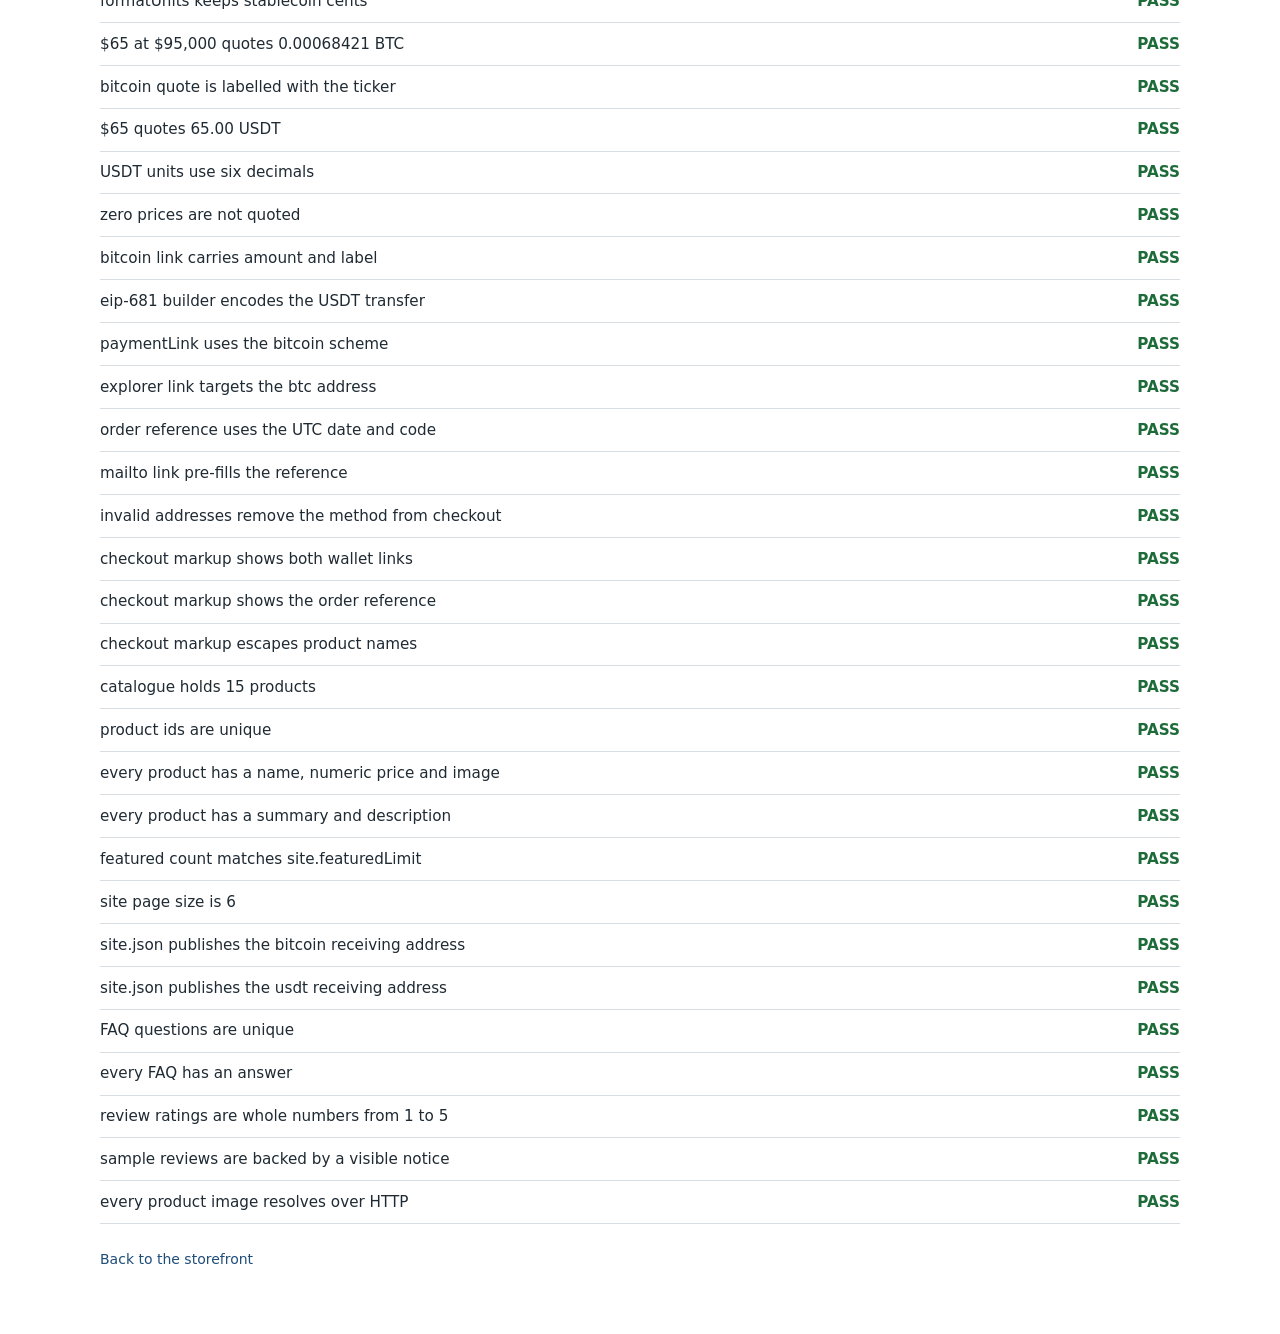
<file: tests/selftest.html>
<!DOCTYPE html>
<html lang="en">
<head>
  <meta charset="utf-8">
  <meta name="viewport" content="width=device-width, initial-scale=1">
  <title>Self-test | Sample Supply Co.</title>
  <meta name="robots" content="noindex">
  <link rel="icon" href="../assets/img/favicon.svg" type="image/svg+xml">
  <link rel="stylesheet" href="../assets/css/styles.css">
  <style>
    .test-results {
      margin: 1.5rem 0;
      padding: 0;
      border-top: 1px solid var(--color-border);
      list-style: none;
    }

    .test-result {
      display: flex;
      justify-content: space-between;
      gap: 0.75rem;
      padding: 0.55rem 0;
      border-bottom: 1px solid var(--color-border);
      font-size: 0.95rem;
    }

    .test-result__status {
      flex: none;
      font-weight: 700;
    }

    .test-result[data-status="pass"] .test-result__status {
      color: var(--color-success);
    }

    .test-result[data-status="fail"] .test-result__status {
      color: var(--color-danger);
    }

    .test-result__detail {
      display: block;
      color: var(--color-muted);
      font-size: 0.85rem;
    }
  </style>
  <script type="module" src="selftest.js"></script>
  <script src="../assets/js/serve-notice.js" defer></script>
</head>
<body data-page="tests">
  <main id="main" class="container" style="padding-top: 2.5rem; padding-bottom: 3rem;">
    <h1>Self-test</h1>
    <p class="lede">
      Runs the shared search, pagination, validation, payment and data-integrity rules in the browser.
      Serve the site over HTTP (for example <code>python -m http.server 8000</code>) so the JSON
      files and images can be fetched.
    </p>
    <p class="results-summary" data-test-summary role="status">Running tests…</p>
    <ul class="test-results" data-test-results></ul>
    <p class="muted small"><a href="../index.html">Back to the storefront</a></p>
  </main>
</body>
</html>
</file>
<file: assets/css/styles.css>
/* ==========================================================================
   Sample Supply Co. — shared styles
   Plain CSS, no build step and no external dependencies.
   ========================================================================== */

:root {
  --color-bg: #ffffff;
  --color-surface: #f5f6f7;
  --color-border: #d8dde2;
  --color-text: #1f2a33;
  --color-muted: #5c6975;
  --color-accent: #1f4e79;
  --color-accent-dark: #17395a;
  --color-success: #1e6b3a;
  --color-warning: #8a5a00;
  --color-danger: #9b2c2c;
  --color-footer-bg: #33404f;
  --color-footer-text: #c8d3dc;
  --color-footer-border: #55636f;
  --radius: 6px;
  --max-width: 1120px;
}

*,
*::before,
*::after {
  box-sizing: border-box;
}

html {
  -webkit-text-size-adjust: 100%;
}

body {
  margin: 0;
  font-family: system-ui, -apple-system, "Segoe UI", Roboto, Helvetica, Arial, sans-serif;
  font-size: 1rem;
  line-height: 1.6;
  color: var(--color-text);
  background: var(--color-bg);
}

h1,
h2,
h3 {
  margin: 0 0 0.5rem;
  line-height: 1.25;
  font-weight: 650;
}

h1 {
  font-size: clamp(1.85rem, 1.4rem + 1.6vw, 2.5rem);
}

h2 {
  font-size: clamp(1.3rem, 1.15rem + 0.6vw, 1.6rem);
}

h3 {
  font-size: 1.05rem;
}

p {
  margin: 0 0 1rem;
}

a {
  color: var(--color-accent);
  text-decoration: none;
}

a:hover {
  text-decoration: underline;
}

img {
  display: block;
  max-width: 100%;
  height: auto;
}

code {
  padding: 0.1rem 0.3rem;
  border-radius: 4px;
  background: rgba(31, 42, 51, 0.08);
  font-size: 0.9em;
}

[hidden] {
  display: none !important;
}

:focus-visible {
  outline: 3px solid #6aa9e0;
  outline-offset: 2px;
}

.container {
  width: 100%;
  max-width: var(--max-width);
  margin: 0 auto;
  padding: 0 1.25rem;
}

.muted {
  color: var(--color-muted);
}

.small {
  font-size: 0.875rem;
}

.visually-hidden {
  position: absolute !important;
  width: 1px;
  height: 1px;
  margin: -1px;
  padding: 0;
  overflow: hidden;
  clip: rect(0 0 0 0);
  white-space: nowrap;
  border: 0;
}

.skip-link {
  position: absolute;
  left: -9999px;
  top: 0;
  z-index: 20;
  padding: 0.6rem 1rem;
  background: var(--color-accent);
  color: #ffffff;
}

.skip-link:focus {
  left: 0.75rem;
  top: 0.75rem;
  text-decoration: none;
}

/* Buttons ---------------------------------------------------------------- */

.button {
  display: inline-flex;
  align-items: center;
  justify-content: center;
  gap: 0.4rem;
  padding: 0.62rem 1.1rem;
  border: 1px solid var(--color-accent);
  border-radius: var(--radius);
  background: var(--color-accent);
  color: #ffffff;
  font: inherit;
  font-weight: 600;
  line-height: 1.25;
  text-align: center;
  cursor: pointer;
  text-decoration: none;
}

.button:hover {
  background: var(--color-accent-dark);
  border-color: var(--color-accent-dark);
  color: #ffffff;
  text-decoration: none;
}

.button--secondary {
  background: #ffffff;
  color: var(--color-accent);
}

.button--secondary:hover {
  background: #eef3f8;
  color: var(--color-accent-dark);
}

.button--block {
  display: flex;
  width: 100%;
}

/* Header ----------------------------------------------------------------- */

.site-header {
  border-bottom: 1px solid var(--color-border);
  background: #ffffff;
}

.header-inner {
  display: flex;
  flex-wrap: wrap;
  align-items: center;
  gap: 1.25rem;
  padding-top: 0.7rem;
  padding-bottom: 0.7rem;
}

.brand {
  display: inline-flex;
  align-items: center;
  gap: 0.6rem;
  color: var(--color-text);
  font-weight: 700;
  text-decoration: none;
}

.brand:hover {
  text-decoration: none;
}

.brand-mark {
  display: grid;
  place-items: center;
  width: 2rem;
  height: 2rem;
  border-radius: 50%;
  background: var(--color-text);
  color: #ffffff;
  font-size: 0.95rem;
}

.header-nav {
  display: flex;
  flex-wrap: wrap;
  align-items: center;
  gap: 1.25rem;
  margin-left: auto;
}

.nav-list {
  display: flex;
  flex-wrap: wrap;
  gap: 1.4rem;
  margin: 0;
  padding: 0;
  list-style: none;
}

.nav-list a {
  display: inline-block;
  padding: 0.25rem 0;
  border-bottom: 2px solid transparent;
  color: var(--color-text);
  font-weight: 500;
}

.nav-list a:hover {
  border-bottom-color: var(--color-border);
  text-decoration: none;
}

.nav-list a.is-active {
  border-bottom-color: var(--color-accent);
  color: var(--color-accent);
}

/* The homepage is already "Home", so that link only appears on sub-pages. */
body[data-page="home"] .nav-home {
  display: none;
}

.nav-toggle {
  display: none;
  margin-left: auto;
  padding: 0.45rem 0.85rem;
  border: 1px solid var(--color-border);
  border-radius: var(--radius);
  background: #ffffff;
  color: var(--color-text);
  font: inherit;
  font-weight: 600;
  cursor: pointer;
}

.search-form {
  display: flex;
  gap: 0.4rem;
}

.search-form__input {
  width: 13rem;
  padding: 0.5rem 0.65rem;
  border: 1px solid var(--color-border);
  border-radius: var(--radius);
  background: #ffffff;
  color: var(--color-text);
  font: inherit;
}

.search-form__button {
  padding: 0.5rem 0.85rem;
  border: 1px solid var(--color-border);
  border-radius: var(--radius);
  background: var(--color-surface);
  color: var(--color-text);
  font: inherit;
  font-weight: 600;
  cursor: pointer;
}

.search-form__button:hover {
  background: #e9edf0;
}

/* Homepage hero search: pill input with the solid accent button. */
.search-form--hero {
  max-width: 34rem;
  margin: 1.5rem auto 0;
}

.search-form--hero .search-form__input {
  flex: 1 1 auto;
  width: auto;
  min-width: 0;
  padding: 0.7rem 1.1rem;
  border-radius: 999px;
}

.search-form--hero .search-form__button {
  flex: 0 0 auto;
  padding: 0.7rem 1.4rem;
  border-color: var(--color-accent);
  border-radius: 999px;
  background: var(--color-accent);
  color: #ffffff;
}

.search-form--hero .search-form__button:hover {
  border-color: var(--color-accent-dark);
  background: var(--color-accent-dark);
}

@media (max-width: 480px) {
  .search-form--hero {
    flex-direction: column;
  }
}

/* Hero and page headings -------------------------------------------------- */

.hero {
  padding: clamp(2.5rem, 5vw, 4.5rem) 0;
  border-bottom: 1px solid var(--color-border);
  background: var(--color-surface);
}

.hero__inner {
  max-width: 48rem;
  margin-inline: auto;
  text-align: center;
}

.hero__title {
  max-width: 34ch;
  margin-inline: auto;
}

.hero__text {
  max-width: 60ch;
  margin-inline: auto;
  color: var(--color-muted);
  font-size: 1.05rem;
}

.hero__actions {
  display: flex;
  flex-wrap: wrap;
  justify-content: center;
  gap: 0.75rem;
  margin: 1.5rem 0 1rem;
}

.eyebrow {
  margin-bottom: 0.4rem;
  color: var(--color-muted);
  font-size: 0.78rem;
  font-weight: 700;
  letter-spacing: 0.08em;
  text-transform: uppercase;
}

.lede {
  max-width: 65ch;
  color: var(--color-muted);
  font-size: 1.05rem;
}

.section {
  padding: 2.5rem 0 3rem;
}

.section-head {
  display: flex;
  flex-wrap: wrap;
  align-items: baseline;
  justify-content: space-between;
  gap: 1rem;
}

.section-head h2 {
  margin-bottom: 0;
}

.text-link {
  font-weight: 600;
}

.page-head {
  padding: 2.25rem 0 1.25rem;
}

/* Product grid and cards -------------------------------------------------- */

.product-grid {
  display: grid;
  grid-template-columns: repeat(auto-fill, minmax(15rem, 1fr));
  gap: 1.25rem;
  margin-top: 1.25rem;
}

.product-card {
  display: flex;
  flex-direction: column;
  overflow: hidden;
  border: 1px solid var(--color-border);
  border-radius: var(--radius);
  background: #ffffff;
}

.product-card__media {
  display: block;
  aspect-ratio: 4 / 3;
  background: var(--color-surface);
}

.product-card__media img {
  width: 100%;
  height: 100%;
  object-fit: cover;
}

.product-card__body {
  display: flex;
  flex: 1;
  flex-direction: column;
  gap: 0.5rem;
  padding: 1rem;
}

.product-card__category {
  margin: 0;
  color: var(--color-muted);
  font-size: 0.75rem;
  font-weight: 600;
  letter-spacing: 0.06em;
  text-transform: uppercase;
}

.product-card__title {
  margin: 0;
  font-size: 1.05rem;
}

.product-card__title a {
  color: var(--color-text);
}

.product-card__description {
  flex: 1;
  margin: 0;
  color: var(--color-muted);
  font-size: 0.92rem;
}

.product-card__meta {
  display: flex;
  flex-wrap: wrap;
  align-items: center;
  justify-content: space-between;
  gap: 0.5rem;
  margin: 0;
}

/* Loading text and empty-state notices span the full grid. */
.product-grid > p,
.product-grid > .notice,
.review-list > p,
.review-list > .notice {
  grid-column: 1 / -1;
}

.price {
  font-size: 1.05rem;
  font-weight: 700;
}

.price--large {
  font-size: 1.7rem;
  margin-bottom: 0.25rem;
}

.availability {
  display: inline-block;
  padding: 0.18rem 0.55rem;
  border: 1px solid transparent;
  border-radius: 999px;
  font-size: 0.78rem;
  font-weight: 600;
  white-space: nowrap;
}

.availability--in {
  border-color: #bcdcc6;
  background: #e7f3ea;
  color: #1b5e34;
}

.availability--low {
  border-color: #ecd6ab;
  background: #fdf3e0;
  color: var(--color-warning);
}

.availability--out {
  border-color: #e0c4c4;
  background: #f4e9e9;
  color: #8c2f2f;
}

.availability--pre {
  border-color: #c3d3e8;
  background: #e8eef7;
  color: #224b78;
}

.availability--unknown {
  border-color: var(--color-border);
  background: var(--color-surface);
  color: var(--color-muted);
}

/* Catalogue tools --------------------------------------------------------- */

.catalogue {
  padding-bottom: 3rem;
}

.catalogue-search {
  max-width: 44rem;
  padding: 1rem;
  border: 1px solid var(--color-border);
  border-radius: var(--radius);
  background: var(--color-surface);
}

.field-label {
  display: block;
  margin-bottom: 0.4rem;
  font-weight: 600;
}

.catalogue-search__row {
  display: flex;
  flex-wrap: wrap;
  gap: 0.5rem;
}

.catalogue-search__input {
  flex: 1 1 14rem;
  padding: 0.6rem 0.7rem;
  border: 1px solid var(--color-border);
  border-radius: var(--radius);
  background: #ffffff;
  color: var(--color-text);
  font: inherit;
}

.results-summary {
  margin: 1.25rem 0 0;
  color: var(--color-muted);
}

/* Pagination -------------------------------------------------------------- */

.pagination {
  display: flex;
  flex-direction: column;
  gap: 0.75rem;
  margin-top: 2rem;
  padding-top: 1.25rem;
  border-top: 1px solid var(--color-border);
}

.pagination__status {
  margin: 0;
  color: var(--color-muted);
  font-size: 0.9rem;
}

.pagination__controls {
  display: flex;
  flex-wrap: wrap;
  align-items: center;
  gap: 0.4rem;
}

.pagination__pages {
  display: flex;
  flex-wrap: wrap;
  align-items: center;
  gap: 0.35rem;
}

.page-link {
  display: inline-flex;
  align-items: center;
  justify-content: center;
  min-width: 2.4rem;
  padding: 0.4rem 0.6rem;
  border: 1px solid var(--color-border);
  border-radius: var(--radius);
  background: #ffffff;
  color: var(--color-text);
  font-size: 0.92rem;
  font-weight: 600;
  text-decoration: none;
}

a.page-link:hover {
  background: var(--color-surface);
  text-decoration: none;
}

.page-link.is-current {
  border-color: var(--color-accent);
  background: var(--color-accent);
  color: #ffffff;
}

.page-link.is-disabled {
  background: var(--color-surface);
  color: #a3adb6;
  cursor: not-allowed;
}

.page-gap {
  padding: 0 0.15rem;
  color: var(--color-muted);
}

/* Notices ----------------------------------------------------------------- */

.notice {
  padding: 1rem 1.1rem;
  border: 1px solid var(--color-border);
  border-left-width: 4px;
  border-radius: var(--radius);
  background: var(--color-surface);
}

.notice p:last-child {
  margin-bottom: 0;
}

.notice__title {
  margin-bottom: 0.35rem;
  font-size: 1.1rem;
}

.notice--info {
  border-left-color: var(--color-accent);
}

.notice--warning {
  border-left-color: #b8860b;
  background: #fdf8ec;
}

.notice--error {
  border-left-color: var(--color-danger);
  background: #fdf0f0;
}

.notice--success {
  border-left-color: var(--color-success);
  background: #eff8f1;
}

.notice__actions {
  margin: 0.9rem 0 0;
}

/* Breadcrumb and product detail ------------------------------------------- */

.breadcrumb-wrap {
  padding-top: 1.5rem;
}

.breadcrumb ol {
  display: flex;
  flex-wrap: wrap;
  gap: 0.4rem;
  margin: 0;
  padding: 0;
  color: var(--color-muted);
  font-size: 0.9rem;
  list-style: none;
}

.breadcrumb li + li::before {
  content: "/";
  margin-right: 0.4rem;
  color: #a3adb6;
}

.breadcrumb a {
  color: var(--color-muted);
}

.product-detail {
  display: grid;
  gap: 2rem;
  padding: 1.5rem 0 3.5rem;
}

.product-detail__media {
  margin: 0;
  overflow: hidden;
  border: 1px solid var(--color-border);
  border-radius: var(--radius);
  background: var(--color-surface);
}

.product-detail__media img {
  width: 100%;
}

.product-detail__info {
  min-width: 0;
}

.product-detail__title {
  margin-bottom: 0.5rem;
}

.product-detail__status {
  display: flex;
  flex-wrap: wrap;
  align-items: center;
  gap: 0.75rem;
  margin: 0.75rem 0 1.25rem;
}

.prose {
  max-width: 65ch;
}

.detail-subheading {
  margin: 1.75rem 0 0.75rem;
  font-size: 1.1rem;
}

.spec-list {
  margin: 0;
  border-top: 1px solid var(--color-border);
}

.spec-list__row {
  display: flex;
  justify-content: space-between;
  gap: 1rem;
  padding: 0.6rem 0;
  border-bottom: 1px solid var(--color-border);
}

.spec-list dt {
  font-weight: 600;
}

.spec-list dd {
  margin: 0;
  color: var(--color-muted);
  text-align: right;
}

.tag-list {
  display: flex;
  flex-wrap: wrap;
  align-items: center;
  gap: 0.4rem;
  margin: 1.5rem 0;
}

.tag-list__label {
  font-weight: 600;
}

.tag {
  padding: 0.15rem 0.6rem;
  border: 1px solid var(--color-border);
  border-radius: 999px;
  background: #ffffff;
  color: var(--color-muted);
  font-size: 0.85rem;
  text-decoration: none;
}

a.tag:hover {
  background: var(--color-surface);
  text-decoration: none;
}

.detail-actions {
  display: flex;
  flex-wrap: wrap;
  gap: 0.75rem;
  margin: 1.5rem 0 1rem;
}

/* FAQ --------------------------------------------------------------------- */

.faq {
  padding-bottom: 1rem;
}

.faq-group {
  margin-bottom: 2rem;
}

.faq-group__heading {
  margin: 0 0 0.75rem;
  color: var(--color-muted);
  font-size: 0.82rem;
  font-weight: 700;
  letter-spacing: 0.08em;
  text-transform: uppercase;
}

.faq-item {
  margin-bottom: 0.6rem;
  border: 1px solid var(--color-border);
  border-radius: var(--radius);
  background: #ffffff;
}

.faq-item__question {
  padding: 0.9rem 1rem;
  font-weight: 600;
  cursor: pointer;
}

.faq-item__question:hover {
  background: var(--color-surface);
}

.faq-item__question:focus-visible {
  outline-offset: -3px;
}

.faq-item[open] .faq-item__question {
  border-bottom: 1px solid var(--color-border);
}

.faq-item__answer {
  padding: 0.9rem 1rem;
}

.faq-item__answer p:last-child {
  margin-bottom: 0;
}

.callout {
  max-width: 40rem;
  padding: 1.5rem;
  border: 1px solid var(--color-border);
  border-radius: var(--radius);
  background: var(--color-surface);
}

.callout h2 {
  margin-top: 0;
}

.callout .button {
  margin-top: 0.25rem;
}

/* Reviews ----------------------------------------------------------------- */

.reviews {
  padding-bottom: 3rem;
}

.review-summary {
  max-width: 24rem;
  margin-bottom: 2rem;
  padding: 1.25rem;
  border: 1px solid var(--color-border);
  border-radius: var(--radius);
  background: #ffffff;
}

.review-summary__score {
  margin: 0;
  font-size: 2.4rem;
  font-weight: 700;
  line-height: 1;
}

.review-summary__outof {
  color: var(--color-muted);
  font-size: 1rem;
  font-weight: 500;
}

.review-summary p:last-child {
  margin-bottom: 0;
}

.reviews [data-review-notice] {
  margin-bottom: 1.5rem;
}

.reviews [data-review-notice]:empty {
  margin-bottom: 0;
}

.stars {
  margin: 0.35rem 0;
  color: #a8741a;
  font-size: 1.05rem;
  letter-spacing: 0.12em;
}

/* Summary average: four and a half stars, not a rounded-up five. */
.stars--average {
  margin: 0.5rem 0;
  font-size: 1.3rem;
}

.stars__track {
  position: relative;
  display: inline-block;
  line-height: 1;
  white-space: nowrap;
}

.stars__outline {
  color: #c8d0d8;
}

.stars__fill {
  position: absolute;
  top: 0;
  left: 0;
  overflow: hidden;
  white-space: nowrap;
  color: #a8741a;
}

.review-list {
  display: grid;
  gap: 1rem;
}

.review-card {
  display: flex;
  flex-direction: column;
  gap: 0.5rem;
  padding: 1.25rem;
  border: 1px solid var(--color-border);
  border-radius: var(--radius);
  background: #ffffff;
}

.review-card__header {
  display: flex;
  align-items: center;
  justify-content: space-between;
  gap: 0.5rem;
}

.review-card__title {
  margin: 0;
  font-size: 1.05rem;
}

.review-card__body {
  flex: 1;
  margin: 0;
}

.review-card__meta {
  display: flex;
  flex-wrap: wrap;
  align-items: baseline;
  gap: 0.35rem;
  margin: 0;
  padding-top: 0.7rem;
  border-top: 1px solid var(--color-border);
  font-size: 0.88rem;
}

.review-card__author {
  font-weight: 600;
}

.badge {
  display: inline-block;
  padding: 0.15rem 0.55rem;
  border: 1px solid #d9c58b;
  border-radius: 999px;
  background: #fdf6e3;
  color: #7a5c00;
  font-size: 0.75rem;
  font-weight: 600;
  white-space: nowrap;
}

.badge--featured {
  border-color: #b9d2ea;
  background: #eef5fb;
  color: var(--color-accent-dark);
}

.product-card__flag {
  margin: 0;
}

/* Contact ----------------------------------------------------------------- */

.contact-layout {
  display: grid;
  gap: 2rem;
  padding-bottom: 3rem;
}

.contact-form-wrap {
  min-width: 0;
}

.contact-form-wrap h2,
.contact-details h2 {
  font-size: 1.25rem;
}

.feedback-slot {
  margin-bottom: 1.25rem;
  outline: none;
}

.field {
  display: flex;
  flex-direction: column;
  margin-bottom: 1.1rem;
}

.field__label {
  margin-bottom: 0.35rem;
  font-weight: 600;
}

.required-mark {
  color: var(--color-danger);
}

.field__input {
  width: 100%;
  padding: 0.6rem 0.7rem;
  border: 1px solid var(--color-border);
  border-radius: var(--radius);
  background: #ffffff;
  color: var(--color-text);
  font: inherit;
}

.field__input:focus-visible {
  border-color: #6aa9e0;
  outline: 2px solid #6aa9e0;
  outline-offset: 1px;
}

.field__input--textarea {
  min-height: 9rem;
  resize: vertical;
}

.field__input[aria-invalid="true"] {
  border-color: var(--color-danger);
  background: #fdf6f6;
}

.field__error {
  margin: 0.35rem 0 0;
  color: var(--color-danger);
  font-size: 0.875rem;
}

.contact-details {
  align-self: start;
  padding: 1.25rem;
  border: 1px solid var(--color-border);
  border-radius: var(--radius);
  background: var(--color-surface);
}

.contact-list {
  margin: 0 0 1rem;
}

.contact-list__row {
  padding: 0.7rem 0;
  border-bottom: 1px solid var(--color-border);
}

.contact-list__row:last-child {
  border-bottom: none;
}

.contact-list dt {
  color: var(--color-muted);
  font-size: 0.78rem;
  font-weight: 700;
  letter-spacing: 0.06em;
  text-transform: uppercase;
}

.contact-list dd {
  margin: 0.2rem 0 0;
}

/* Footer ------------------------------------------------------------------ */

.site-footer {
  margin-top: 2rem;
  padding-top: 2.5rem;
  padding-bottom: 1.25rem;
  background: var(--color-footer-bg);
  color: var(--color-footer-text);
}

.site-footer .footer-grid {
  display: grid;
  gap: 1.75rem;
  padding-bottom: 2rem;
}

.footer-block {
  min-width: 0;
}

.footer-brand {
  margin-bottom: 0.5rem;
  color: #ffffff;
  font-size: 1.05rem;
  font-weight: 700;
}

.footer-text {
  margin: 0;
  max-width: 36ch;
  font-size: 0.95rem;
}

.footer-heading {
  margin: 0 0 0.75rem;
  color: #ffffff;
  font-size: 1rem;
  font-weight: 700;
}

.footer-links {
  display: grid;
  gap: 0.5rem;
  margin: 0;
  padding: 0;
  font-size: 0.95rem;
  list-style: none;
}

.footer-links a {
  color: var(--color-footer-text);
}

.footer-links a:hover,
.footer-links a:focus-visible {
  color: #ffffff;
}

.footer-currency {
  display: inline-block;
  width: 1.15em;
  margin-right: 0.4rem;
  font-weight: 600;
}

.site-footer .footer-bottom {
  padding-top: 1.1rem;
  border-top: 1px solid var(--color-footer-border);
  text-align: center;
}

.footer-bottom p {
  margin: 0;
  font-size: 0.85rem;
}

/* Purchase and checkout --------------------------------------------------- */

.purchase {
  margin: 1.25rem 0 1.5rem;
  padding: 0.9rem;
  border: 1px solid var(--color-border);
  border-radius: var(--radius);
  background: var(--color-surface);
}

.purchase__button {
  font-size: 1.02rem;
}

.purchase__note {
  margin: 0.6rem 0 0;
  color: var(--color-muted);
  font-size: 0.88rem;
}

.purchase--unavailable {
  display: block;
}

.checkout {
  width: min(34rem, calc(100% - 1.5rem));
  max-height: min(88vh, 48rem);
  margin: auto;
  padding: 0;
  overflow: auto;
  border: 1px solid var(--color-border);
  border-radius: 10px;
  background: #ffffff;
  color: var(--color-text);
  box-shadow: 0 18px 50px rgba(15, 23, 32, 0.28);
}

.checkout::backdrop {
  background: rgba(17, 26, 35, 0.55);
  animation: checkout-backdrop-in 200ms ease-out;
}

.checkout[open] {
  animation: checkout-in 220ms cubic-bezier(0.2, 0.7, 0.3, 1);
}

@keyframes checkout-in {
  from {
    opacity: 0;
    transform: translateY(14px) scale(0.985);
  }
  to {
    opacity: 1;
    transform: none;
  }
}

@keyframes checkout-backdrop-in {
  from {
    opacity: 0;
  }
  to {
    opacity: 1;
  }
}

.checkout__sheet {
  padding: 1.25rem;
}

.checkout__head {
  display: flex;
  align-items: flex-start;
  justify-content: space-between;
  gap: 1rem;
}

.checkout__title {
  margin: 0;
  font-size: 1.35rem;
}

.checkout__close {
  width: 2.25rem;
  height: 2.25rem;
  margin: -0.25rem -0.25rem 0 0;
  padding: 0;
  border: 1px solid var(--color-border);
  border-radius: 50%;
  background: #ffffff;
  color: var(--color-muted);
  font-size: 1.3rem;
  line-height: 1;
  cursor: pointer;
}

.checkout__close:hover {
  background: var(--color-surface);
  color: var(--color-text);
}

.checkout__summary {
  display: flex;
  align-items: center;
  gap: 0.9rem;
  margin: 1rem 0;
  padding: 0.85rem;
  border: 1px solid var(--color-border);
  border-radius: var(--radius);
  background: var(--color-surface);
}

.checkout__thumb {
  flex: none;
  width: 78px;
  height: auto;
  border: 1px solid var(--color-border);
  border-radius: 4px;
  background: #ffffff;
}

.checkout__product {
  margin: 0;
  font-weight: 700;
}

.checkout__summary .price {
  display: block;
  margin: 0.15rem 0 0;
}

.checkout__summary .small {
  margin: 0;
}

.checkout__reference {
  display: flex;
  flex-wrap: wrap;
  align-items: center;
  gap: 0.5rem;
  margin: 0 0 1rem;
  color: var(--color-muted);
  font-size: 0.9rem;
}

.checkout__reference strong {
  color: var(--color-text);
  font-family: ui-monospace, SFMono-Regular, Menlo, Consolas, monospace;
  letter-spacing: 0.03em;
}

.link-button {
  padding: 0;
  border: 0;
  background: none;
  color: var(--color-accent);
  font: inherit;
  font-size: 0.9rem;
  font-weight: 600;
  text-decoration: underline;
  cursor: pointer;
}

.link-button:hover {
  color: var(--color-accent-dark);
}


.pay-methods {
  margin: 0 0 1rem;
  padding: 0;
  border: 0;
}

.pay-methods__legend {
  margin-bottom: 0.5rem;
  color: var(--color-muted);
  font-size: 0.78rem;
  font-weight: 700;
  letter-spacing: 0.07em;
  text-transform: uppercase;
}

.checkout__method-grid {
  display: grid;
  grid-template-columns: repeat(auto-fit, minmax(9.5rem, 1fr));
  gap: 0.5rem;
}

.pay-method {
  display: flex;
  align-items: center;
  gap: 0.55rem;
  padding: 0.65rem 0.75rem;
  border: 1px solid var(--color-border);
  border-radius: var(--radius);
  background: #ffffff;
  cursor: pointer;
}

.pay-method:has(input:checked) {
  border-color: var(--color-accent);
  background: #eef5fb;
  box-shadow: inset 0 0 0 1px var(--color-accent);
}

.pay-method__text {
  display: flex;
  flex-direction: column;
  line-height: 1.3;
}

.pay-method__label {
  font-weight: 600;
}

.pay-method__meta {
  color: var(--color-muted);
  font-size: 0.78rem;
}

.pay-panel {
  display: none;
}

.pay-panel.is-active {
  display: block;
  animation: pay-panel-in 180ms ease-out;
}

@keyframes pay-panel-in {
  from {
    opacity: 0;
    transform: translateY(5px);
  }
  to {
    opacity: 1;
    transform: none;
  }
}

.copy-field {
  margin-bottom: 0.85rem;
}

.copy-field__head {
  display: flex;
  flex-wrap: wrap;
  align-items: center;
  justify-content: space-between;
  gap: 0.5rem;
  margin-bottom: 0.3rem;
}

.copy-field__label {
  color: var(--color-muted);
  font-size: 0.78rem;
  font-weight: 700;
  letter-spacing: 0.07em;
  text-transform: uppercase;
}

.copy-field__value {
  display: block;
  padding: 0.55rem 0.65rem;
  border: 1px solid var(--color-border);
  border-radius: var(--radius);
  background: var(--color-surface);
  color: var(--color-text);
  font-family: ui-monospace, SFMono-Regular, Menlo, Consolas, monospace;
  font-size: 0.86rem;
  line-height: 1.5;
  overflow-wrap: anywhere;
}

.pay-panel__amount {
  margin: 0;
  font-family: ui-monospace, SFMono-Regular, Menlo, Consolas, monospace;
  font-size: 1.45rem;
  font-weight: 700;
  overflow-wrap: anywhere;
}

.pay-panel__actions {
  display: flex;
  flex-wrap: wrap;
  gap: 0.5rem;
  margin: 1rem 0 0.75rem;
}

.pay-panel__rate {
  margin: 0 0 0.35rem;
}

.pay-panel__note {
  margin: 0 0 1rem;
  color: var(--color-muted);
  font-size: 0.88rem;
}

.checkout__note {
  margin: 1rem 0 0;
}

.button--small {
  padding: 0.35rem 0.7rem;
  font-size: 0.85rem;
}

.checkout__sent:not([hidden]) {
  margin-top: 1rem;
  outline: none;
  animation: pay-panel-in 200ms ease-out;
}


/* Larger screens ---------------------------------------------------------- */

@media (min-width: 720px) {
  .footer-grid {
    grid-template-columns: 1.4fr 1fr 1fr;
    column-gap: 3rem;
  }
}

@media (min-width: 780px) {
  .review-list {
    grid-template-columns: repeat(2, minmax(0, 1fr));
  }
}

@media (min-width: 860px) {
  .product-detail {
    grid-template-columns: minmax(0, 1fr) minmax(0, 1fr);
    align-items: start;
  }
}

@media (min-width: 900px) {
  .contact-layout {
    grid-template-columns: minmax(0, 1.4fr) minmax(0, 1fr);
  }
}

/* Compact navigation ------------------------------------------------------ */

@media (max-width: 859px) {
  .header-inner {
    gap: 0.75rem;
  }

  .nav-toggle {
    display: inline-flex;
  }

  .nav-toggle[aria-expanded="true"] {
    border-color: var(--color-accent);
    color: var(--color-accent);
  }

  .header-nav {
    display: none;
    flex-direction: column;
    align-items: stretch;
    gap: 0.9rem;
    width: 100%;
    margin-top: 0.85rem;
    margin-left: 0;
    padding-top: 0.9rem;
    border-top: 1px solid var(--color-border);
  }

  .header-nav.is-open {
    display: flex;
  }

  .nav-list {
    flex-direction: column;
    gap: 0.15rem;
  }

  .nav-list a {
    display: block;
    padding: 0.5rem 0;
    border-bottom: none;
  }

  .nav-list a.is-active {
    color: var(--color-accent);
    font-weight: 700;
  }
}

@media (max-width: 540px) {
  .container {
    padding: 0 1rem;
  }

  .hero {
    padding: 2rem 0;
  }

  .section {
    padding: 2rem 0 2.25rem;
  }

  .page-head {
    padding: 1.75rem 0 1rem;
  }

  .product-grid {
    grid-template-columns: minmax(0, 1fr);
    gap: 1rem;
  }

  .catalogue-search__row {
    flex-direction: column;
    align-items: stretch;
  }

  .catalogue-search__row .button {
    width: 100%;
  }

  .spec-list__row {
    flex-direction: column;
    gap: 0.15rem;
  }

  .spec-list dd {
    text-align: left;
  }

  .checkout {
    width: calc(100% - 1rem);
    max-height: 92vh;
  }

  .checkout__sheet {
    padding: 1rem;
  }

  .checkout__thumb {
    width: 62px;
  }
}
</file>
